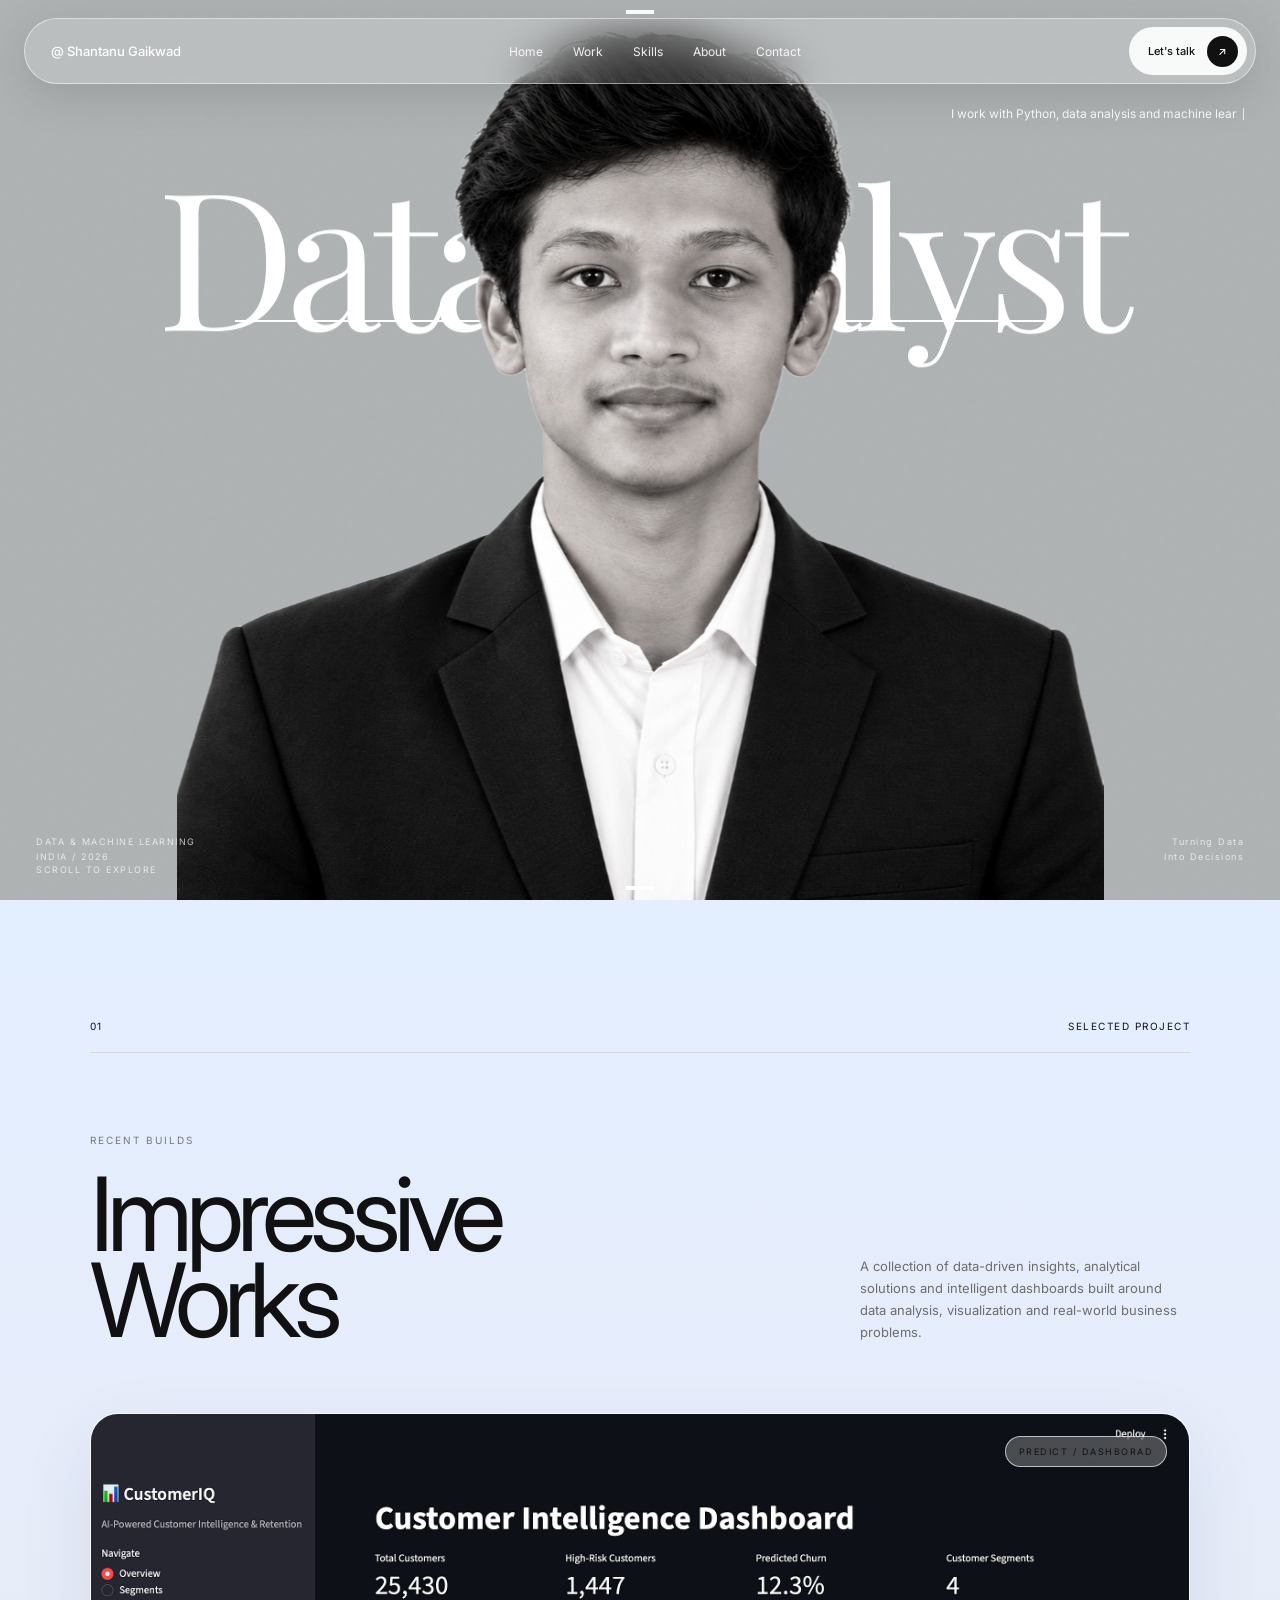
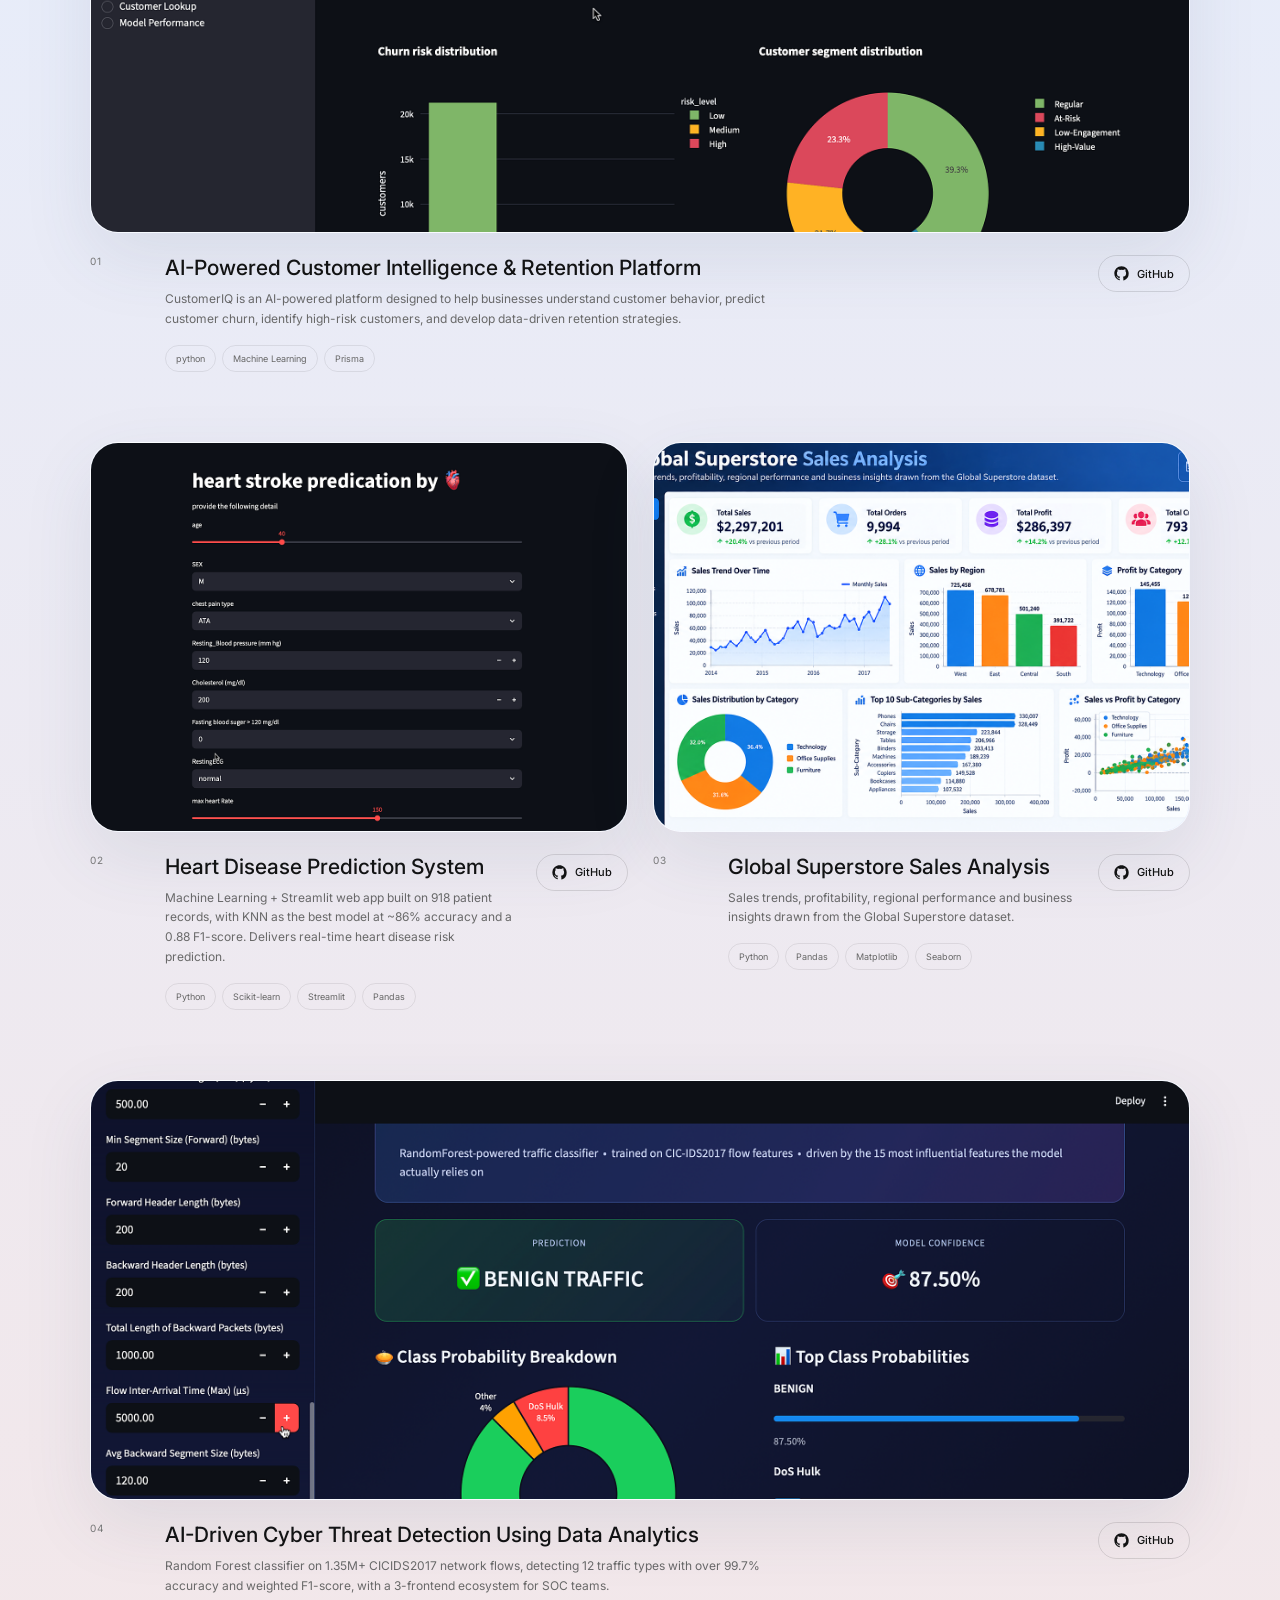
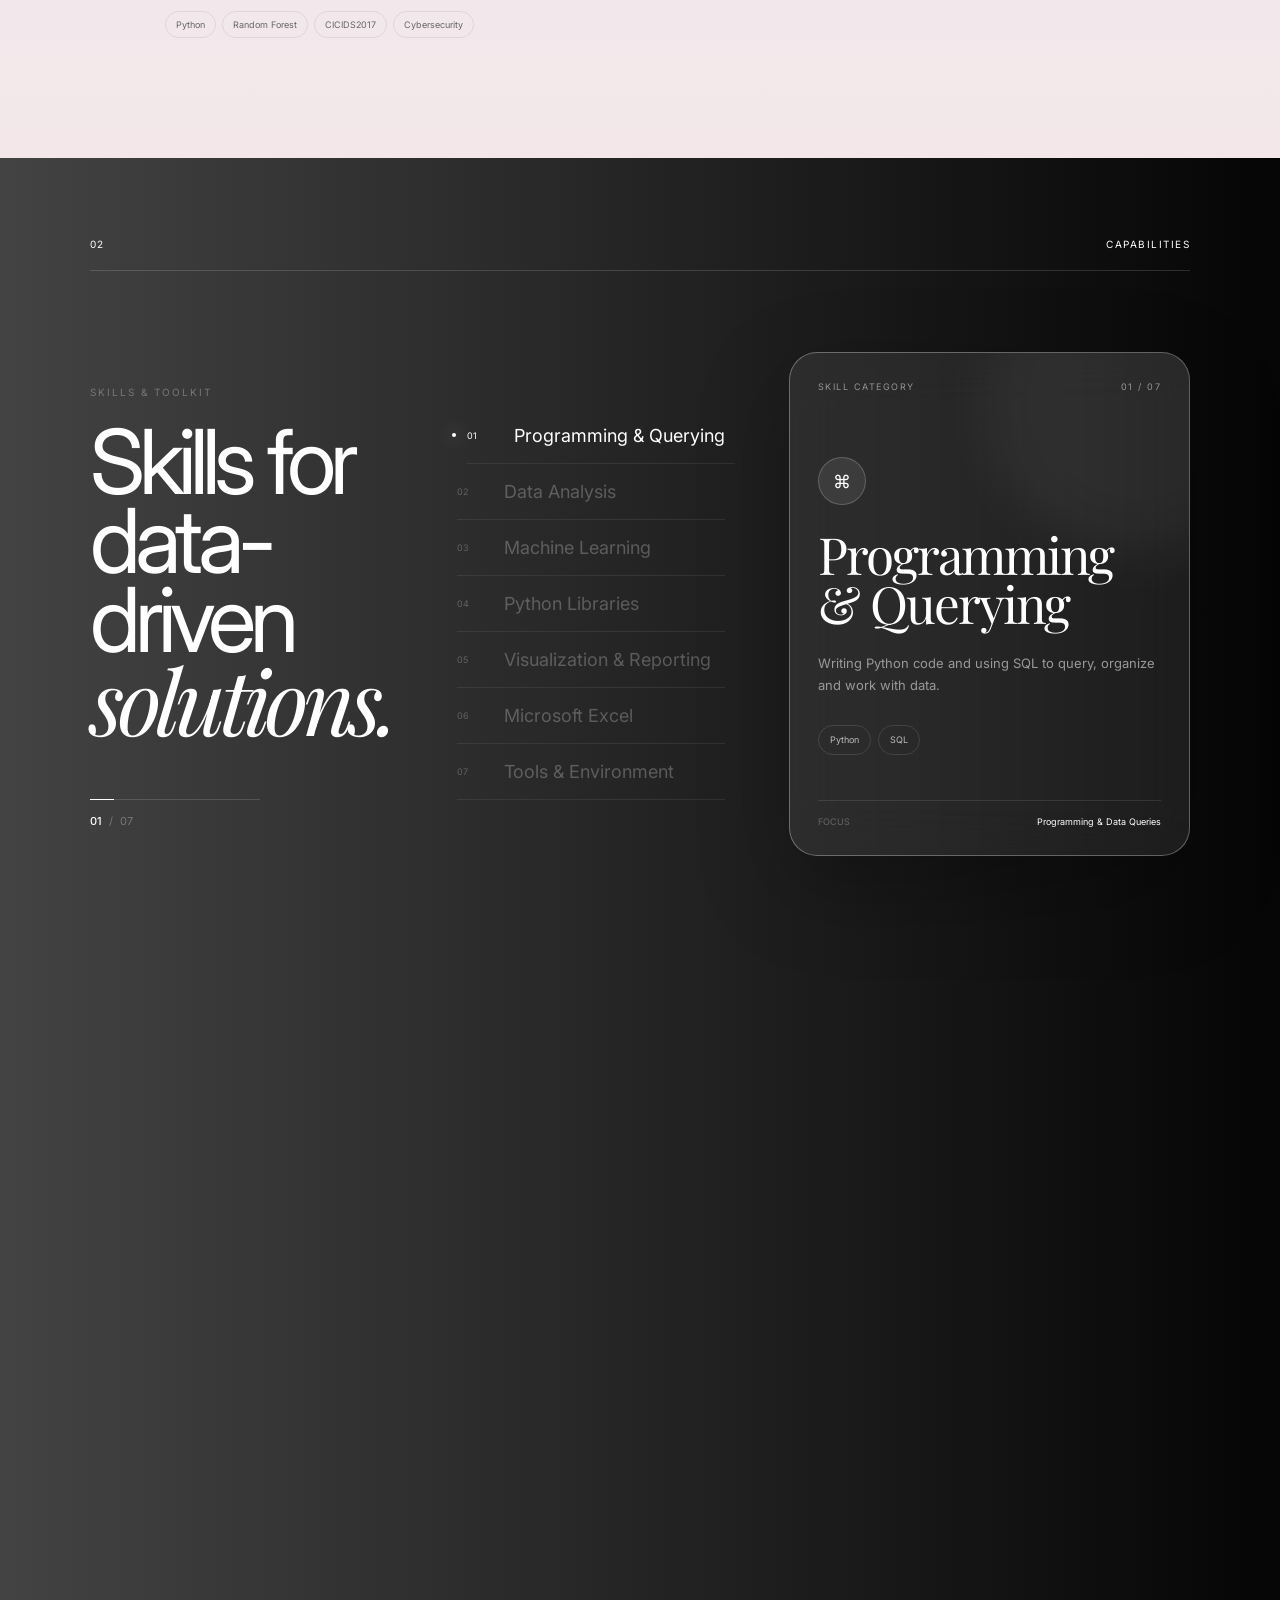
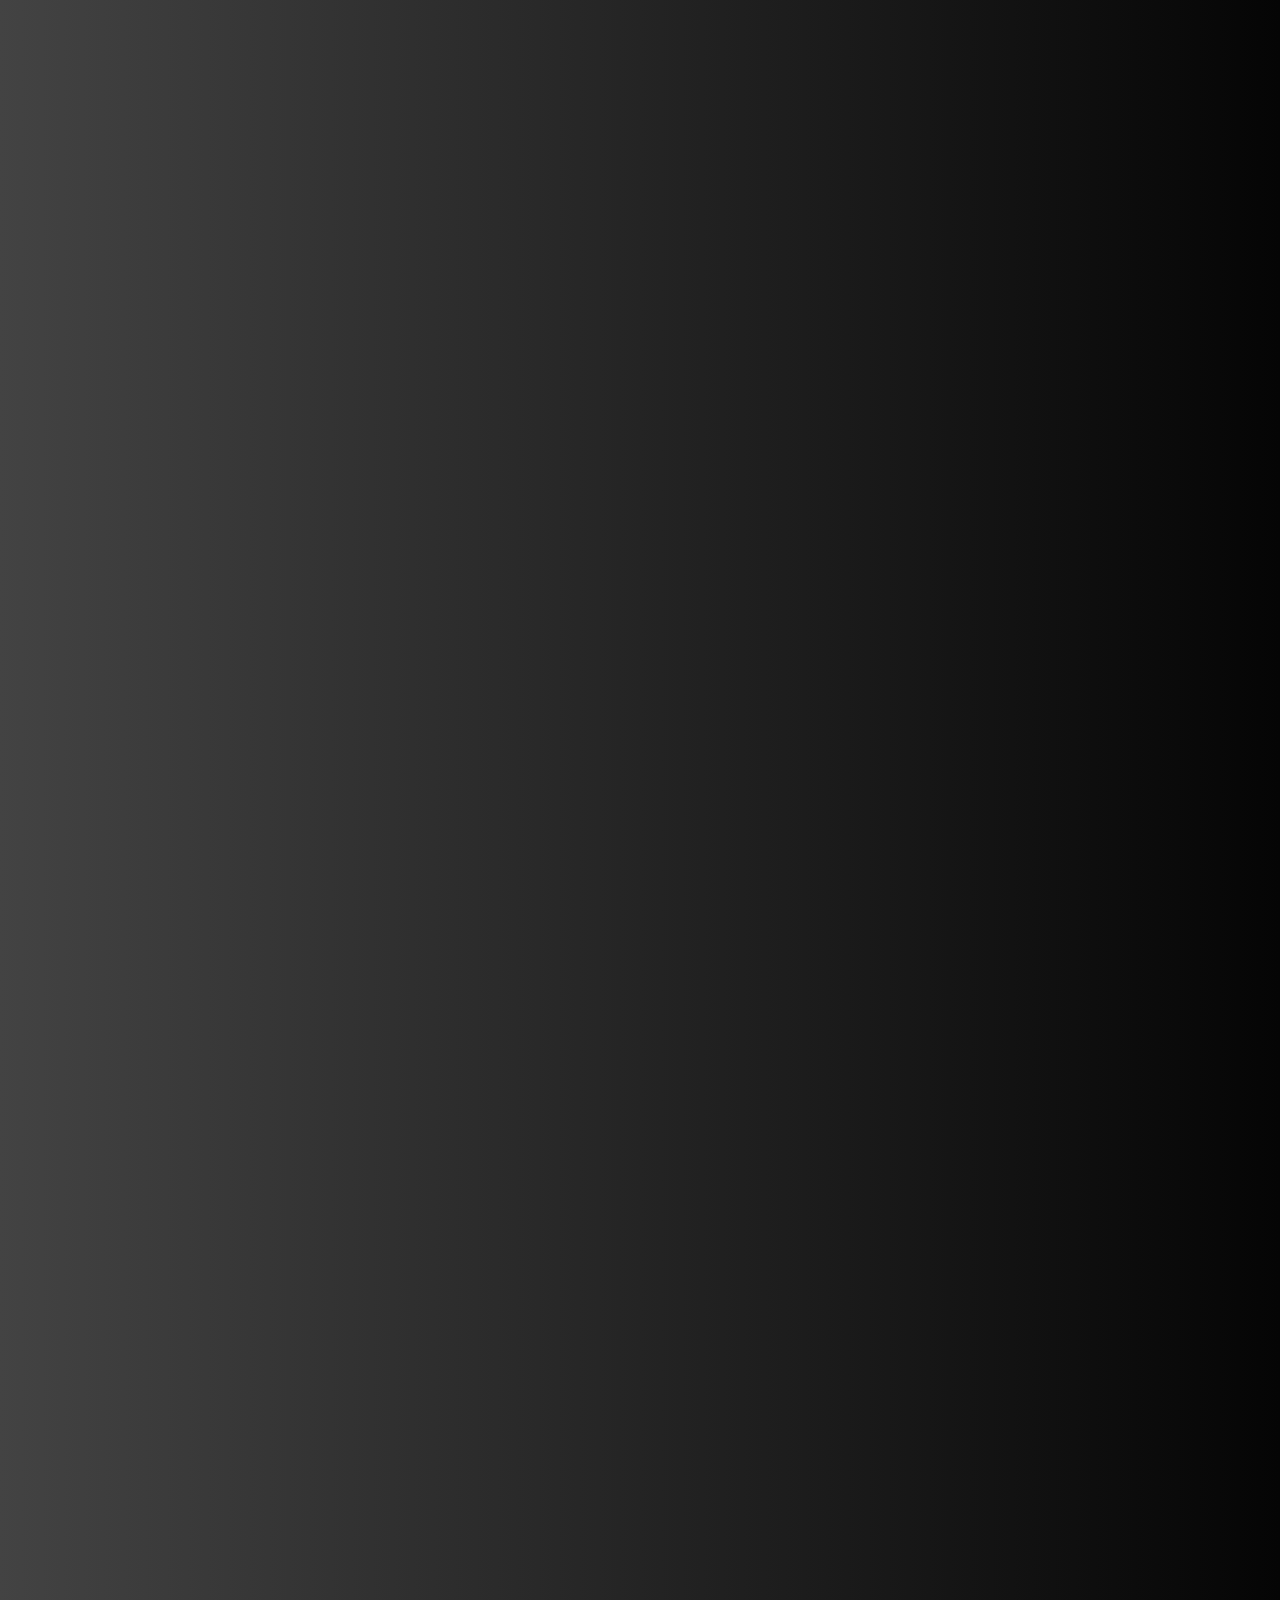
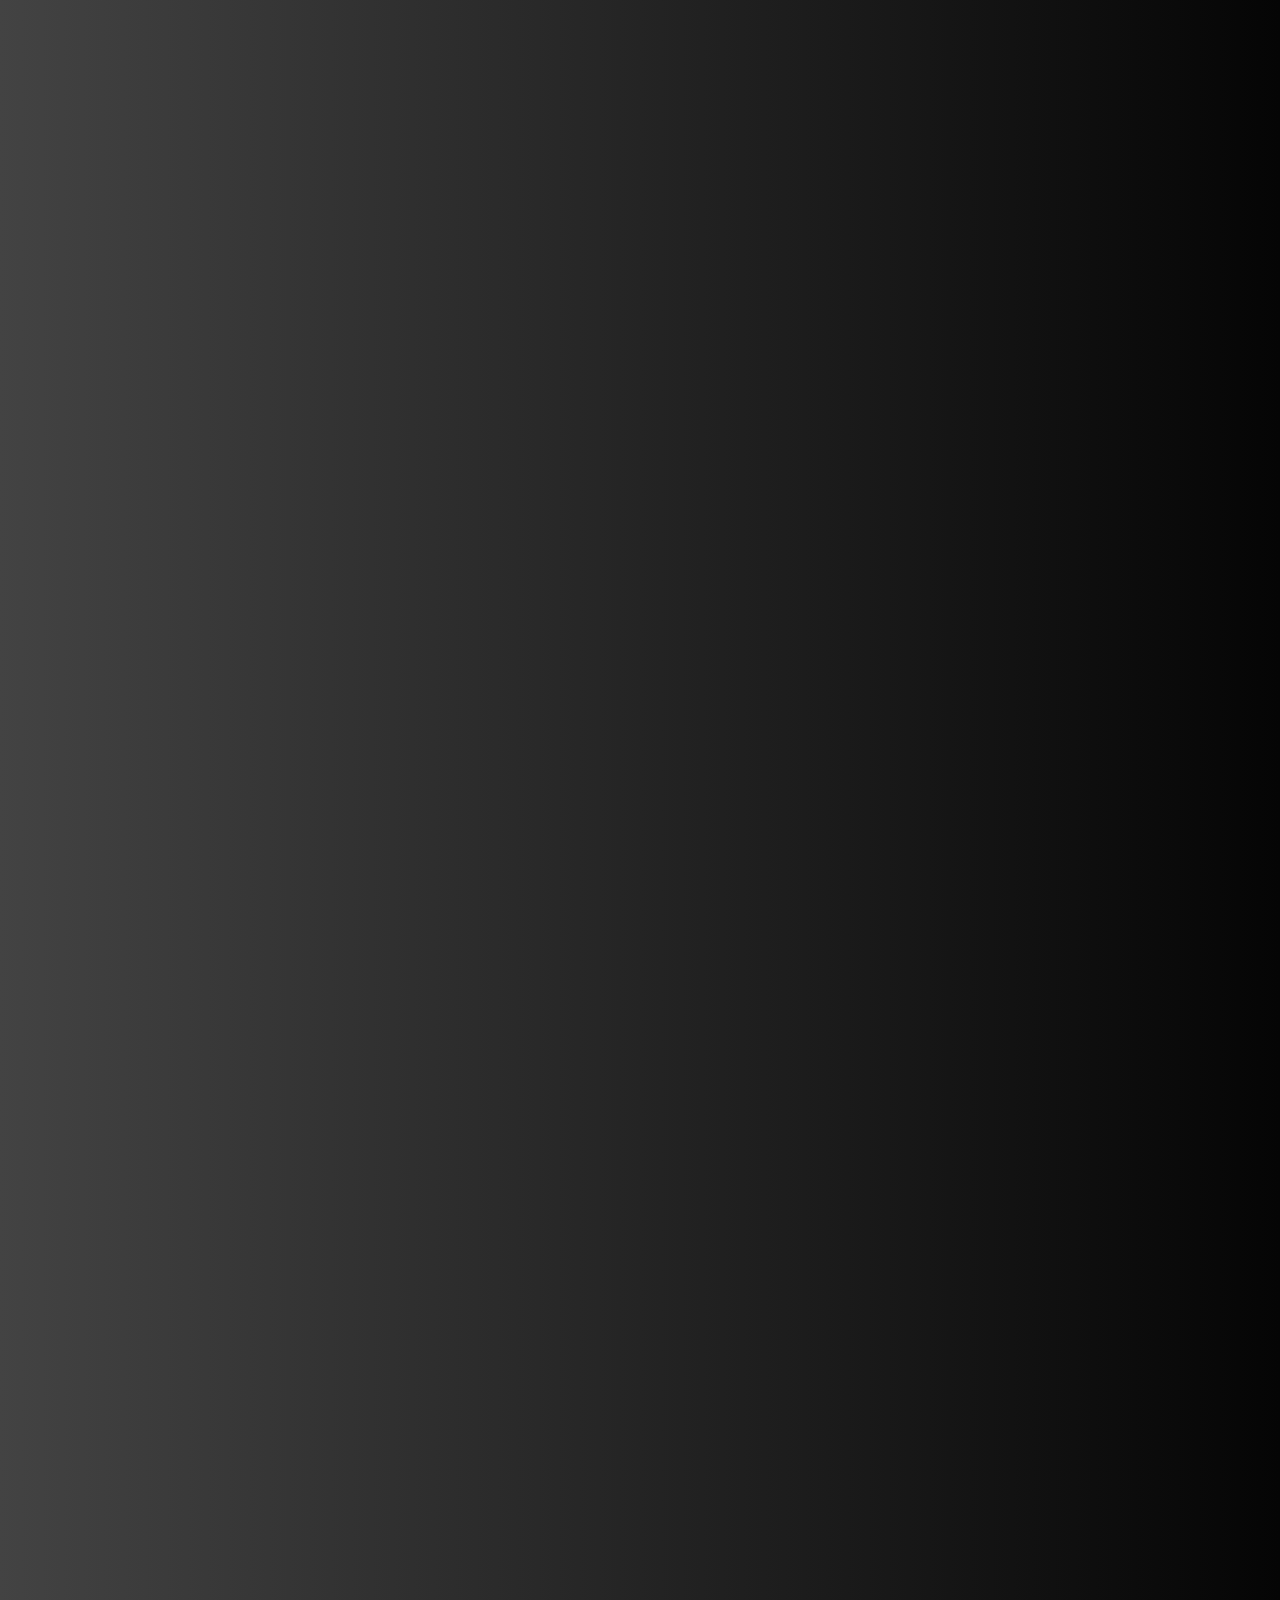
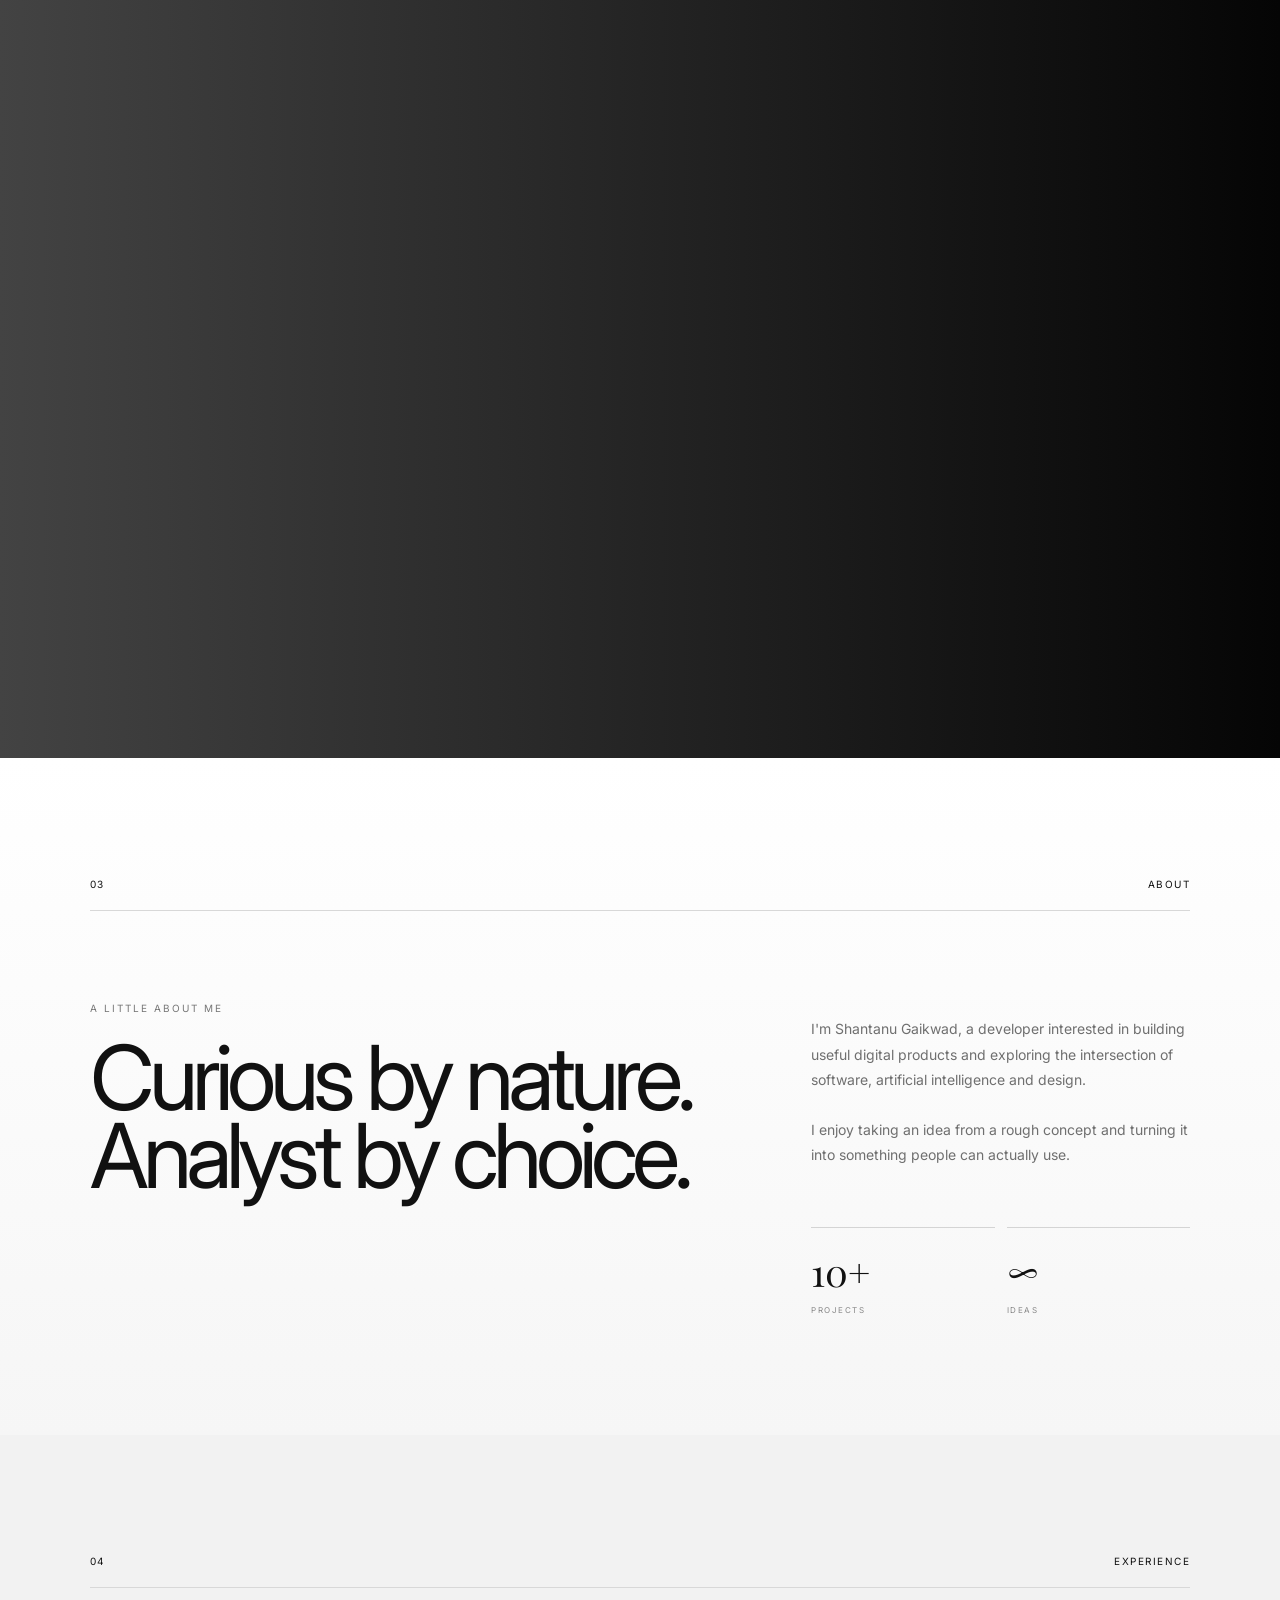
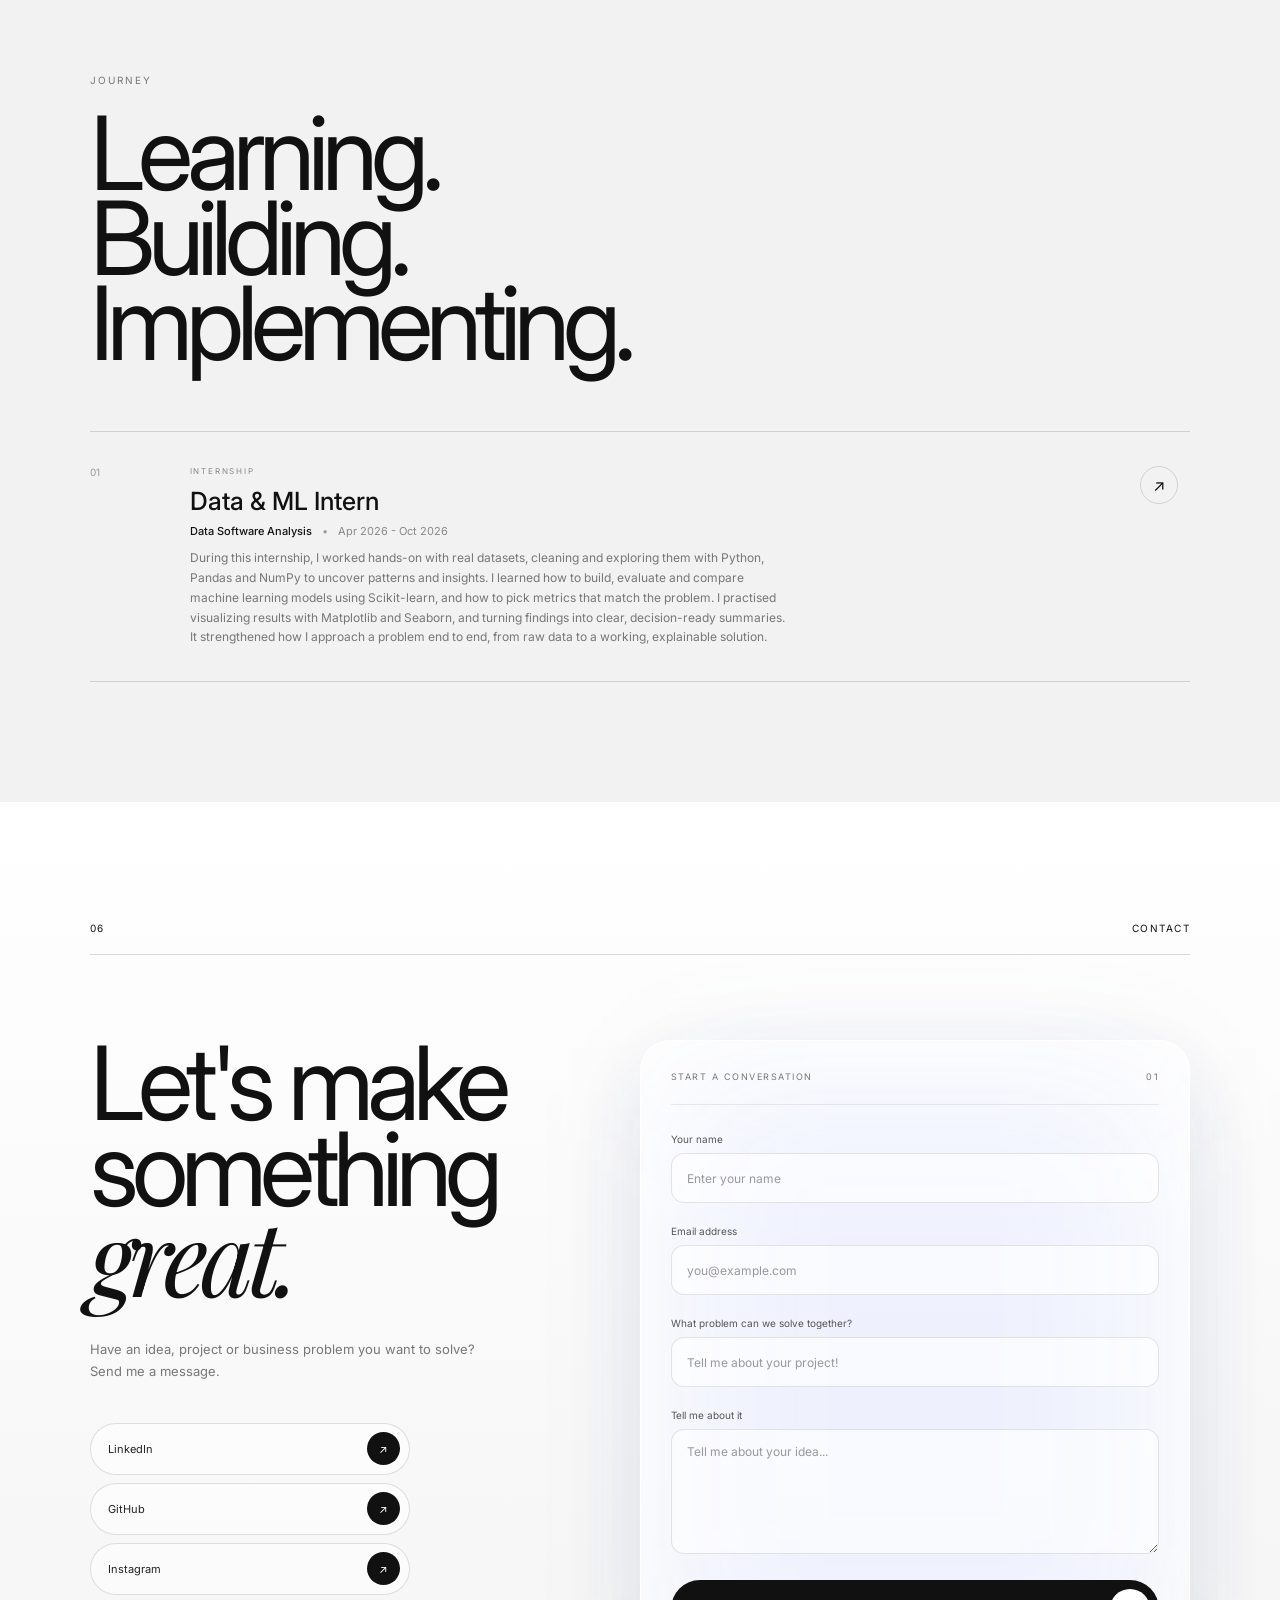
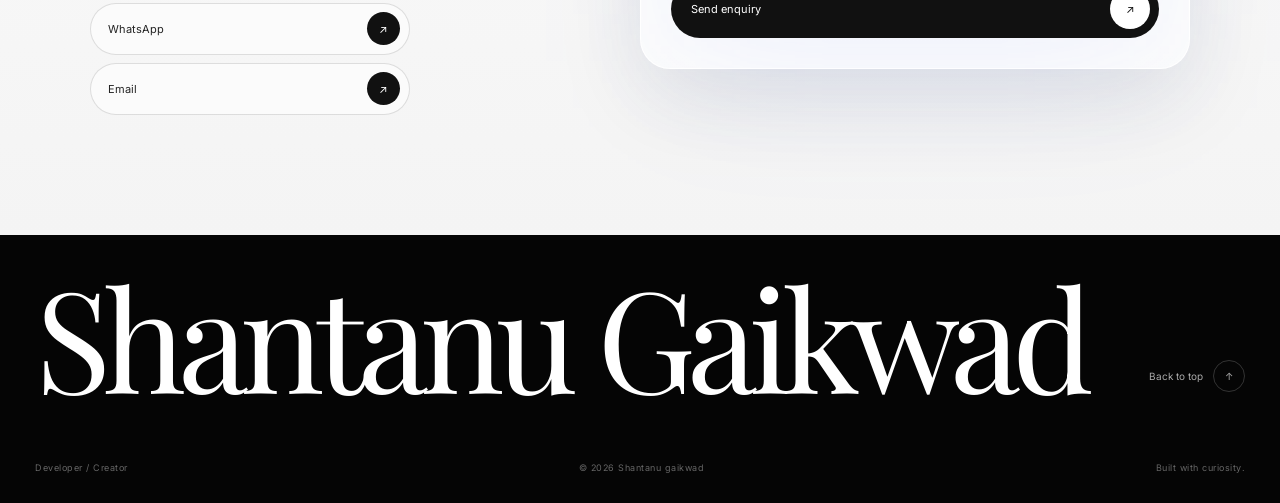
<file: index.html>
<!DOCTYPE html>
<html lang="en">

<head>
    <meta charset="UTF-8">

    <meta
        name="viewport"
        content="width=device-width, initial-scale=1.0"
    >

    <meta
        name="description"
        content="Shantanu Gaikwad — Machine Learning and Data Analytics portfolio, featuring Python, data analysis, machine learning projects and dashboards."
    >

    <title>Shantanu Gaikwad | Data & Machine Learning</title>

    <link rel="preconnect" href="https://fonts.googleapis.com">

    <link
        rel="preconnect"
        href="https://fonts.gstatic.com"
        crossorigin
    >

    <link
        href="https://fonts.googleapis.com/css2?family=Inter:wght@400;500;600&family=Playfair+Display:wght@400;500&display=swap"
        rel="stylesheet"
    >

    <link
        rel="stylesheet"
        href="style.css"
    >
</head>

<body>

    <div
        class="page-loader"
        id="pageLoader"
    >

        <div class="loader-inner">

            <span class="loader-name">
                SHANTANU GAIKWAD
            </span>

            <span class="loader-role">
                Data Analyst
            </span>

            <div class="loader-line">
                <span></span>
            </div>

        </div>

    </div>


    <nav
        class="hero-nav"
        id="mainNav"
    >

        <a
            href="#home"
            class="nav-brand"
        >
            @ Shantanu Gaikwad
        </a>


        <div class="nav-links">

            <a href="#home">
                Home
            </a>

            <a href="#projects">
                Work
            </a>

            <a href="#skills">
                Skills
            </a>

            <a href="#about">
                About
            </a>

            <a href="#contact">
                Contact
            </a>

        </div>


        <a
            href="#contact"
            class="nav-cta"
        >
            Let's talk
            <span>↗</span>
        </a>


        <button
            class="mobile-menu-button"
            id="mobileMenuButton"
            type="button"
            aria-label="Open navigation"
            aria-expanded="false"
        >

            <span></span>
            <span></span>

        </button>

    </nav>


    <main>

        <section
            id="home"
            class="hero"
        >

            <div class="hero-noise"></div>


            <div class="hero-intro">

                <span
                    id="hero-type"
                ></span>

            </div>


            <div class="hero-meta hero-meta-left">

                <span>
                    DATA & MACHINE LEARNING
                </span>

                <span>
                    INDIA / 2026
                </span>

            </div>


            <div class="hero-meta hero-meta-right">

                <span>
                    Turning Data
                </span>

                <span>
                    Into Decisions
                </span>

            </div>


            <div class="hero-visual">

                <div class="hero-title">
                    Data Analyst
                </div>

                <div class="hero-title-line"></div>

                <img
                    src="assets/images/shantanu.png"
                    alt="Shantanu Gaikwad"
                    class="hero-image"
                >

                <div class="hero-image-shadow"></div>

            </div>


            <div class="hero-bottom">

                <div class="hero-scroll">

                    <span>
                        SCROLL TO EXPLORE
                    </span>

                  

                </div>


                <div class="hero-availability">


                </div>

            </div>


            <span class="hero-marker hero-marker-top"></span>
            <span class="hero-marker hero-marker-bottom"></span>

        </section>


        <section
            id="projects"
            class="projects"
        >

            <div class="section-top reveal-on-scroll">

                <span class="section-number">
                    01
                </span>

                <span class="section-label">
                    Selected project
                </span>

            </div>


            <div class="projects-heading">

                <div>

                    <span class="eyebrow reveal-on-scroll">
                        RECENT BUILDS
                    </span>

                    <h2 class="reveal-on-scroll">

                        Impressive
                        <br>
                        Works

                    </h2>

                </div>


                <p class="reveal-on-scroll">

                    A collection of data-driven insights, analytical solutions and intelligent dashboards built around data analysis, visualization and real-world business problems.

                </p>

            </div>


            <div class="project-grid">


                <article class="project-card project-card-large reveal-card">

                    <div class="project-visual visual-shot">

                        <div class="shot-placeholder"><span>Project screenshot</span></div>
                        <img src="assets/images/project-1.png" alt="AI-Powered Customer Intelligence & Retention Platform screenshot" class="project-shot" loading="lazy" onerror="this.remove()">
                        <div class="project-floating-tag">PREDICT / DASHBORAD</div>
                    </div>

                    <div class="project-info">

                        <div class="project-number">01</div>

                        <div>
                            <h3>AI-Powered Customer Intelligence & Retention Platform</h3>
                            <p>CustomerIQ is an AI-powered platform designed to help businesses understand customer behavior, predict customer churn, identify high-risk customers, and develop data-driven retention strategies.</p>
                            <div class="project-tags"><span>python</span><span>Machine Learning</span><span>Prisma</span></div>
                        </div>

                        <a href="https://github.com/Shantanu-46/-CustomerIQ-AI-Powered-Customer-Intelligence-Retention-Platform_2.git" target="_blank" rel="noopener noreferrer" class="project-github" aria-label="AI-Powered Customer Intelligence & Retention Platform on GitHub">
                            <svg viewBox="0 0 24 24" width="15" height="15" fill="currentColor" aria-hidden="true"><path d="M12 .5C5.65.5.5 5.65.5 12c0 5.08 3.29 9.39 7.86 10.91.58.1.79-.25.79-.56v-2c-3.2.7-3.87-1.37-3.87-1.37-.52-1.33-1.28-1.69-1.28-1.69-1.04-.71.08-.7.08-.7 1.15.08 1.76 1.19 1.76 1.19 1.03 1.76 2.69 1.25 3.35.96.1-.74.4-1.25.73-1.54-2.55-.29-5.24-1.28-5.24-5.69 0-1.26.45-2.28 1.19-3.09-.12-.29-.52-1.46.11-3.05 0 0 .97-.31 3.17 1.18a11 11 0 0 1 5.77 0c2.2-1.49 3.17-1.18 3.17-1.18.63 1.59.23 2.76.11 3.05.74.81 1.19 1.83 1.19 3.09 0 4.42-2.69 5.39-5.25 5.68.41.36.78 1.06.78 2.14v3.17c0 .31.21.67.8.56A11.5 11.5 0 0 0 23.5 12C23.5 5.65 18.35.5 12 .5z"/></svg>
                            <span>GitHub</span>
                        </a>

                    </div>

                </article>


                <article class="project-card reveal-card">

                    <div class="project-visual visual-shot">

                        <div class="shot-placeholder"><span>Heart Disease Prediction</span></div>
                        <img src="assets/images/project-2.png" alt="Heart Disease Prediction System screenshot" class="project-shot" loading="lazy" onerror="this.remove()">
                        
                    </div>

                    <div class="project-info">

                        <div class="project-number">02</div>

                        <div>
                            <h3>Heart Disease Prediction System</h3>
                            <p>Machine Learning + Streamlit web app built on 918 patient records, with KNN as the best model at ~86% accuracy and a 0.88 F1-score. Delivers real-time heart disease risk prediction.</p>
                            <div class="project-tags"><span>Python</span><span>Scikit-learn</span><span>Streamlit</span><span>Pandas</span></div>
                        </div>

                        <a href="https://github.com/Shantanu-46/Heart-Disease-Analysis.git" target="_blank" rel="noopener noreferrer" class="project-github" aria-label="Heart Disease Prediction System on GitHub">
                            <svg viewBox="0 0 24 24" width="15" height="15" fill="currentColor" aria-hidden="true"><path d="M12 .5C5.65.5.5 5.65.5 12c0 5.08 3.29 9.39 7.86 10.91.58.1.79-.25.79-.56v-2c-3.2.7-3.87-1.37-3.87-1.37-.52-1.33-1.28-1.69-1.28-1.69-1.04-.71.08-.7.08-.7 1.15.08 1.76 1.19 1.76 1.19 1.03 1.76 2.69 1.25 3.35.96.1-.74.4-1.25.73-1.54-2.55-.29-5.24-1.28-5.24-5.69 0-1.26.45-2.28 1.19-3.09-.12-.29-.52-1.46.11-3.05 0 0 .97-.31 3.17 1.18a11 11 0 0 1 5.77 0c2.2-1.49 3.17-1.18 3.17-1.18.63 1.59.23 2.76.11 3.05.74.81 1.19 1.83 1.19 3.09 0 4.42-2.69 5.39-5.25 5.68.41.36.78 1.06.78 2.14v3.17c0 .31.21.67.8.56A11.5 11.5 0 0 0 23.5 12C23.5 5.65 18.35.5 12 .5z"/></svg>
                            <span>GitHub</span>
                        </a>

                    </div>

                </article>


                <article class="project-card reveal-card">

                    <div class="project-visual visual-shot">

                        <div class="shot-placeholder"><span>Global Superstore</span></div>
                        <img src="assets/images/project-3.png" alt="Global Superstore Sales Analysis screenshot" class="project-shot" loading="lazy" onerror="this.remove()">
                        
                    </div>

                    <div class="project-info">

                        <div class="project-number">03</div>

                        <div>
                            <h3>Global Superstore Sales Analysis</h3>
                            <p>Sales trends, profitability, regional performance and business insights drawn from the Global Superstore dataset.</p>
                            <div class="project-tags"><span>Python</span><span>Pandas</span><span>Matplotlib</span><span>Seaborn</span></div>
                        </div>

                        <a href="https://github.com/Shantanu-46/Global-Superstore-Sales-Analysis.git" target="_blank" rel="noopener noreferrer" class="project-github" aria-label="Global Superstore Sales Analysis on GitHub">
                            <svg viewBox="0 0 24 24" width="15" height="15" fill="currentColor" aria-hidden="true"><path d="M12 .5C5.65.5.5 5.65.5 12c0 5.08 3.29 9.39 7.86 10.91.58.1.79-.25.79-.56v-2c-3.2.7-3.87-1.37-3.87-1.37-.52-1.33-1.28-1.69-1.28-1.69-1.04-.71.08-.7.08-.7 1.15.08 1.76 1.19 1.76 1.19 1.03 1.76 2.69 1.25 3.35.96.1-.74.4-1.25.73-1.54-2.55-.29-5.24-1.28-5.24-5.69 0-1.26.45-2.28 1.19-3.09-.12-.29-.52-1.46.11-3.05 0 0 .97-.31 3.17 1.18a11 11 0 0 1 5.77 0c2.2-1.49 3.17-1.18 3.17-1.18.63 1.59.23 2.76.11 3.05.74.81 1.19 1.83 1.19 3.09 0 4.42-2.69 5.39-5.25 5.68.41.36.78 1.06.78 2.14v3.17c0 .31.21.67.8.56A11.5 11.5 0 0 0 23.5 12C23.5 5.65 18.35.5 12 .5z"/></svg>
                            <span>GitHub</span>
                        </a>

                    </div>

                </article>


                <article class="project-card project-card-large reveal-card">

                    <div class="project-visual visual-shot">

                        <div class="shot-placeholder"><span>Cyber Threat Detection</span></div>
                        <img src="assets/images/project-4.png" alt="AI-Driven Cyber Threat Detection Using Data Analytics screenshot" class="project-shot" loading="lazy" onerror="this.remove()">
                        
                    </div>

                    <div class="project-info">

                        <div class="project-number">04</div>

                        <div>
                            <h3>AI-Driven Cyber Threat Detection Using Data Analytics</h3>
                            <p>Random Forest classifier on 1.35M+ CICIDS2017 network flows, detecting 12 traffic types with over 99.7% accuracy and weighted F1-score, with a 3-frontend ecosystem for SOC teams.</p>
                            <div class="project-tags"><span>Python</span><span>Random Forest</span><span>CICIDS2017</span><span>Cybersecurity</span></div>
                        </div>

                        <a href="https://github.com/Shantanu-46/AI-Driven-Cyber-Threat-Detection-System.git" target="_blank" rel="noopener noreferrer" class="project-github" aria-label="AI-Driven Cyber Threat Detection Using Data Analytics on GitHub">
                            <svg viewBox="0 0 24 24" width="15" height="15" fill="currentColor" aria-hidden="true"><path d="M12 .5C5.65.5.5 5.65.5 12c0 5.08 3.29 9.39 7.86 10.91.58.1.79-.25.79-.56v-2c-3.2.7-3.87-1.37-3.87-1.37-.52-1.33-1.28-1.69-1.28-1.69-1.04-.71.08-.7.08-.7 1.15.08 1.76 1.19 1.76 1.19 1.03 1.76 2.69 1.25 3.35.96.1-.74.4-1.25.73-1.54-2.55-.29-5.24-1.28-5.24-5.69 0-1.26.45-2.28 1.19-3.09-.12-.29-.52-1.46.11-3.05 0 0 .97-.31 3.17 1.18a11 11 0 0 1 5.77 0c2.2-1.49 3.17-1.18 3.17-1.18.63 1.59.23 2.76.11 3.05.74.81 1.19 1.83 1.19 3.09 0 4.42-2.69 5.39-5.25 5.68.41.36.78 1.06.78 2.14v3.17c0 .31.21.67.8.56A11.5 11.5 0 0 0 23.5 12C23.5 5.65 18.35.5 12 .5z"/></svg>
                            <span>GitHub</span>
                        </a>

                    </div>

                </article>

            </div>

        </section>


        <section
            id="skills"
            class="skills"
        >

            <div class="skills-track">

                <div class="skills-sticky">

                    <div class="section-top section-top-dark">

                        <span class="section-number">
                            02
                        </span>

                        <span class="section-label">
                            Capabilities
                        </span>

                    </div>


                    <div class="skills-layout">


                        <div class="skills-intro">

                            <span class="eyebrow">
                                SKILLS & TOOLKIT
                            </span>


                            <h2>

                                Skills for
                                <br>
                                data-driven
                                <br>
                                <em>solutions.</em>

                            </h2>


                            <div class="skill-progress">

                                <div
                                    class="skill-progress-bar"
                                    id="skillProgressBar"
                                ></div>

                            </div>


                            <div class="skill-counter">

                                <strong id="skillCurrent">
                                    01
                                </strong>

                                <span>
                                    /
                                </span>

                                <span>
                                    07
                                </span>

                            </div>

                        </div>


                        <div class="skills-list" aria-label="Skill categories">
                            <button class="skill-item active" type="button" data-skill="0" aria-pressed="true"><span>01</span><strong>Programming & Querying</strong></button>
                            <button class="skill-item" type="button" data-skill="1" aria-pressed="false"><span>02</span><strong>Data Analysis</strong></button>
                            <button class="skill-item" type="button" data-skill="2" aria-pressed="false"><span>03</span><strong>Machine Learning</strong></button>
                            <button class="skill-item" type="button" data-skill="3" aria-pressed="false"><span>04</span><strong>Python Libraries</strong></button>
                            <button class="skill-item" type="button" data-skill="4" aria-pressed="false"><span>05</span><strong>Visualization & Reporting</strong></button>
                            <button class="skill-item" type="button" data-skill="5" aria-pressed="false"><span>06</span><strong>Microsoft Excel</strong></button>
                            <button class="skill-item" type="button" data-skill="6" aria-pressed="false"><span>07</span><strong>Tools & Environment</strong></button>
                        </div>

                        <div class="skill-detail-wrap">

                            <div class="skill-detail-card">

                                <div class="detail-top">

                                    <span>
                                        SKILL CATEGORY
                                    </span>

                                    <span id="skillDetailNumber">
                                        01 / 07
                                    </span>

                                </div>


                                <div
                                    class="skill-detail-content"
                                    id="skillDetailContent"
                                >

                                    <span class="detail-icon">
                                        ✦
                                    </span>

                                    <h3>
                                        Programming & Querying
                                    </h3>

                                    <p>

                                        Writing Python code and using SQL to query, organize and work with data.

                                    </p>


                                    <div class="detail-stack">
                                        <span>Python</span>
                                        <span>SQL</span>
                                    </div>


                                    <div class="detail-footer">

                                        <span>
                                            FOCUS
                                        </span>

                                        <strong>
                                            Programming & Querying
                                        </strong>

                                    </div>

                                </div>

                            </div>

                        </div>

                    </div>

                </div>

            </div>

        </section>


        <section
            id="about"
            class="about"
        >

            <div class="section-top reveal-on-scroll">

                <span class="section-number">
                    03
                </span>

                <span class="section-label">
                    About
                </span>

            </div>


            <div class="about-content">

                <div class="about-heading">

                    <span class="eyebrow reveal-on-scroll">
                        A LITTLE ABOUT ME
                    </span>

                    <h2 class="reveal-on-scroll">

                        Curious by nature.
                        <br>
                        Analyst by choice.

                    </h2>

                </div>


                <div class="about-copy">

                    <p class="reveal-on-scroll">

                        I'm Shantanu Gaikwad, a developer interested
                        in building useful digital products and
                        exploring the intersection of software,
                        artificial intelligence and design.

                    </p>


                    <p class="reveal-on-scroll">

                        I enjoy taking an idea from a rough
                        concept and turning it into something
                        people can actually use.

                    </p>


                    <div class="about-stats reveal-on-scroll">

                        <div>

                            <strong>
                                10+
                            </strong>

                            <span>
                                PROJECTS
                            </span>

                        </div>


                        <div>

                            <strong>
                                ∞
                            </strong>

                            <span>
                                IDEAS
                            </span>

                        </div>

                    </div>

                </div>

            </div>

        </section>


        <section
            class="experience"
        >

            <div class="section-top reveal-on-scroll">

                <span class="section-number">
                    04
                </span>

                <span class="section-label">
                    Experience
                </span>

            </div>


            <div class="experience-heading">

                <span class="eyebrow reveal-on-scroll">
                    JOURNEY
                </span>

                <h2 class="reveal-on-scroll">

                    Learning.
                    <br>
                    Building.
                    <br>
                    Implementing.

                </h2>

            </div>


            <div class="experience-list">

    <article class="experience-item reveal-card">

        <span class="experience-number">01</span>

        <div>
            <span class="experience-type">INTERNSHIP</span>

            <h3>Data &amp; ML Intern</h3>

            <div class="experience-meta">
                <span class="experience-company">Data Software Analysis</span>
                <span class="experience-divider">•</span>
                <span class="experience-duration"> Apr 2026 - Oct 2026</span>
            </div>

            <p>
                During this internship, I worked hands-on with real datasets, cleaning and
                exploring them with Python, Pandas and NumPy to uncover patterns and insights.
                I learned how to build, evaluate and compare machine learning models using
                Scikit-learn, and how to pick metrics that match the problem. I practised
                visualizing results with Matplotlib and Seaborn, and turning findings into
                clear, decision-ready summaries. It strengthened how I approach a problem end
                to end, from raw data to a working, explainable solution.
            </p>
        </div>

        <span class="experience-arrow">↗</span>

    </article>

</div>
        </section>


        <section
            id="contact"
            class="contact"
        >

            <div class="section-top reveal-on-scroll">

                <span class="section-number">
                    06
                </span>

                <span class="section-label">
                    Contact
                </span>

            </div>


            <div class="contact-layout">


                <div class="contact-heading">

<h2 class="reveal-on-scroll">

                        Let's make
                        <br>
                        something
                        <br>
                        <em>great.</em>

                    </h2>


                    <p class="reveal-on-scroll">

                        Have an idea, project or business
                        problem you want to solve?
                        Send me a message.

                    </p>


                    <div class="social-links reveal-on-scroll">


                        <a
                            href="https://www.linkedin.com/in/shantanu-gaikwad072"
                            target="_blank"
                            rel="noopener noreferrer"
                            class="social-button"
                        >

                            <span>
                                LinkedIn
                            </span>

                            <span>
                                ↗
                            </span>

                        </a>


                        <a
                            href="https://github.com/Shantanu-46"
                            target="_blank"
                            rel="noopener noreferrer"
                            class="social-button"
                        >

                            <span>
                                GitHub
                            </span>

                            <span>
                                ↗
                            </span>

                        </a>


                        <a
                            href="https://www.instagram.com/shantanu__.04/"
                            target="_blank"
                            rel="noopener noreferrer"
                            class="social-button"
                        >

                            <span>
                                Instagram
                            </span>

                            <span>
                                ↗
                            </span>

                        </a>


                        <a
                            href="https://wa.me/917875110128"
                            target="_blank"
                            rel="noopener noreferrer"
                            class="social-button"
                        >

                            <span>
                                WhatsApp
                            </span>

                            <span>
                                ↗
                            </span>

                        </a>


                        <a
                            href="mailto:shantanugaikwad072@gmail.com"
                            class="social-button"
                        >

                            <span>
                                Email
                            </span>

                            <span>
                                ↗
                            </span>

                        </a>

                    </div>

                </div>


                <div class="contact-form-wrap reveal-on-scroll">

                    <div class="contact-form-glow"></div>


                    <form
                        action="https://formsubmit.co/shantanugaikwad072@gmail.com"
                        method="POST"
                        class="contact-form"
                    >

                        <input
                            type="hidden"
                            name="_subject"
                            value="New Portfolio Enquiry | Shantanu Gaikwad"
                        >

                        <input
                            type="hidden"
                            name="_template"
                            value="table"
                        >

                        <input
                            type="hidden"
                            name="_captcha"
                            value="false"
                        >

                        <input type="hidden" 
                        name="_next" 
                        value="https://shantanuportfolio04.netlify.app/thankyou.html"
                        >


                        <div class="form-header">

                            <span>
                                START A CONVERSATION
                            </span>

                            <span>
                                01
                            </span>

                        </div>


                        <label>

                            <span>
                                Your name
                            </span>

                            <input
                                type="text"
                                name="name"
                                placeholder="Enter your name"
                                required
                            >

                        </label>


                        <label>

                            <span>
                                Email address
                            </span>

                            <input
                                type="email"
                                name="email"
                                placeholder="you@example.com"
                                required
                            >

                        </label>


                        <label>

                            <span>
                                    What problem can we solve together?
                            </span>

                              <input
                                type="message"
                                name="message"
                                placeholder="Tell me about your project!"
                                required
                            >

                        </label>


                        <label>

                            <span>
                                Tell me about it
                            </span>

                            <textarea
                                name="message"
                                rows="5"
                                placeholder="Tell me about your idea..."
                                required
                            ></textarea>

                        </label>


                        <button
                            type="submit"
                            class="form-submit"
                        >

                            <span>
                                Send enquiry
                            </span>

                            <span>
                                ↗
                            </span>

                        </button>

                    </form>

                </div>

            </div>

        </section>

    </main>


    <footer>

        <div class="footer-top">

            <div class="footer-name">
                Shantanu Gaikwad
            </div>


            <a
                href="#home"
                class="back-top"
            >

                Back to top

                <span>
                    ↑
                </span>

            </a>

        </div>


        <div class="footer-bottom">

            <span>
                Developer / Creator
            </span>

            <span>
                © 2026 Shantanu gaikwad
            </span>

            <span>
                Built with curiosity.
            </span>

        </div>

    </footer>


    <script src="script.js"></script>

</body>

</html>
</file>
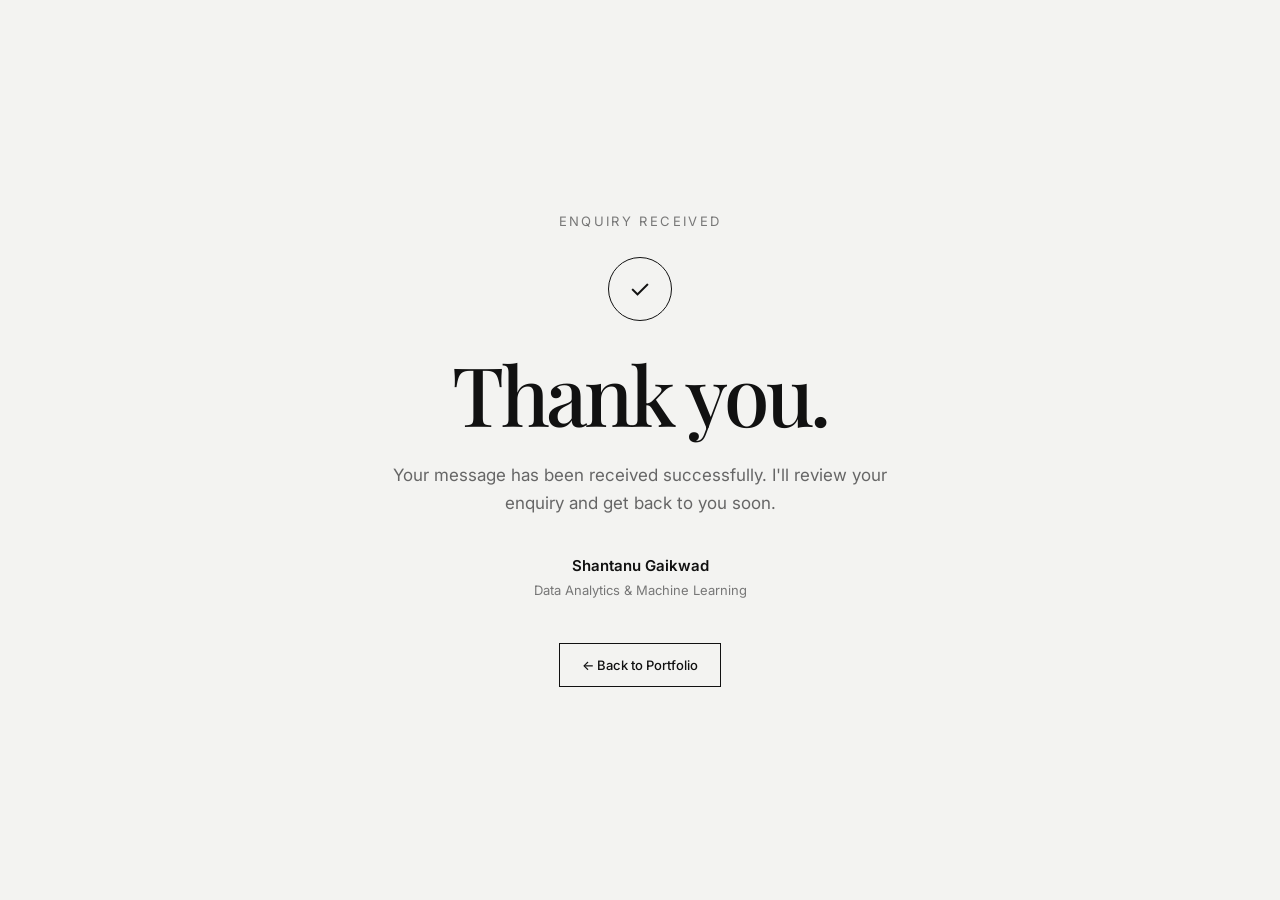
<file: thankyou.html>
<!DOCTYPE html>
<html lang="en">
<head>
    <meta charset="UTF-8">
    <meta name="viewport" content="width=device-width, initial-scale=1.0">

    <title>Thank You | Shantanu Gaikwad</title>

    <link rel="preconnect" href="https://fonts.googleapis.com">
    <link rel="preconnect" href="https://fonts.gstatic.com" crossorigin>

    <link href="https://fonts.googleapis.com/css2?family=Inter:wght@400;500;600;700&family=Playfair+Display:wght@500;600&display=swap" rel="stylesheet">

    <style>
        * {
            margin: 0;
            padding: 0;
            box-sizing: border-box;
        }

        body {
            min-height: 100vh;
            background: #f3f3f1;
            color: #111;
            font-family: "Inter", sans-serif;
            display: flex;
            align-items: center;
            justify-content: center;
            padding: 24px;
        }

        .thank-you {
            width: 100%;
            max-width: 760px;
            text-align: center;
        }

        .number {
            font-size: 13px;
            letter-spacing: 0.18em;
            text-transform: uppercase;
            color: #777;
            margin-bottom: 28px;
        }

        .check {
            width: 64px;
            height: 64px;
            border: 1px solid #111;
            border-radius: 50%;
            display: flex;
            align-items: center;
            justify-content: center;
            margin: 0 auto 34px;
            font-size: 25px;
        }

        h1 {
            font-family: "Playfair Display", serif;
            font-size: clamp(48px, 8vw, 82px);
            font-weight: 500;
            line-height: 0.95;
            letter-spacing: -0.04em;
            margin-bottom: 28px;
        }

        .message {
            max-width: 520px;
            margin: 0 auto;
            color: #666;
            font-size: 17px;
            line-height: 1.7;
        }

        .name {
            margin-top: 38px;
            font-size: 15px;
            font-weight: 600;
        }

        .role {
            margin-top: 7px;
            color: #777;
            font-size: 13px;
        }

        .back {
            display: inline-block;
            margin-top: 45px;
            padding: 13px 22px;
            border: 1px solid #111;
            color: #111;
            text-decoration: none;
            font-size: 13px;
            font-weight: 500;
            transition: 0.25s ease;
        }

        .back:hover {
            background: #111;
            color: #fff;
        }

        @media (max-width: 600px) {
            body {
                padding: 20px;
            }

            h1 {
                font-size: 54px;
            }

            .message {
                font-size: 15px;
            }
        }
    </style>
</head>

<body>

    <main class="thank-you">

        <div class="number">Enquiry received</div>

        <div class="check">✓</div>

        <h1>Thank you.</h1>

        <p class="message">
            Your message has been received successfully.
            I'll review your enquiry and get back to you soon.
        </p>

        <div class="name">
            Shantanu Gaikwad
        </div>

        <div class="role">
            Data Analytics & Machine Learning
        </div>

        <a href="index.html" class="back">
            ← Back to Portfolio
        </a>

    </main>

</body>
</html>
</file>
<file: style.css>
/* ==================================================
   RESET
================================================== */

* {
    margin: 0;
    padding: 0;
    box-sizing: border-box;
}


html {
    scroll-behavior: smooth;
}


body {
    font-family: "Inter", sans-serif;
    background: #ffffff;
    color: #111111;
    overflow-x: hidden;
}


body.menu-open {
    overflow: hidden;
}


img {
    display: block;
    max-width: 100%;
}


a {
    color: inherit;
}


button,
input,
textarea,
select {
    font: inherit;
}


::selection {
    background: #111111;
    color: #ffffff;
}



/* ==================================================
   PAGE LOADER
================================================== */

.page-loader {
    position: fixed;
    inset: 0;
    z-index: 20000;
    display: flex;
    align-items: center;
    justify-content: center;
    background: #050505;
    color: #ffffff;
    transition:
        opacity 0.8s ease,
        visibility 0.8s ease;
}


.page-loader.loaded {
    opacity: 0;
    visibility: hidden;
    pointer-events: none;
}


.loader-inner {
    width: min(420px, 80%);
}


.loader-name {
    display: block;
    font-size: 11px;
    letter-spacing: 5px;
    opacity: 0;
    animation:
        loaderText 0.8s ease 0.2s forwards;
}


.loader-role {
    display: block;
    margin-top: 8px;
    font-family: "Playfair Display", serif;
    font-size: 42px;
    font-weight: 400;
    opacity: 0;
    filter: blur(10px);
    animation:
        loaderRole 1s ease 0.45s forwards;
}


.loader-line {
    width: 100%;
    height: 1px;
    margin-top: 25px;
    overflow: hidden;
    background: rgba(255,255,255,0.15);
}


.loader-line span {
    display: block;
    width: 0;
    height: 100%;
    background: #ffffff;
    animation:
        loaderLine 1.2s cubic-bezier(0.16,1,0.3,1) 0.5s forwards;
}


@keyframes loaderText {

    to {
        opacity: 0.65;
    }

}


@keyframes loaderRole {

    to {
        opacity: 1;
        filter: blur(0);
    }

}


@keyframes loaderLine {

    to {
        width: 100%;
    }

}



/* ==================================================
   FLOATING NAVIGATION
================================================== */

.hero-nav {
    position: fixed;
    top: 18px;
    left: 50%;
    z-index: 10000;

    width: calc(100% - 48px);
    max-width: 1450px;
    height: 66px;

    padding: 0 8px 0 26px;

    display: flex;
    align-items: center;
    justify-content: space-between;

    transform: translateX(-50%) translateY(-15px);

    border: 1px solid rgba(255,255,255,0.5);
    border-radius: 999px;

    background: rgba(255,255,255,0.16);

    backdrop-filter: blur(22px);
    -webkit-backdrop-filter: blur(22px);

    box-shadow:
        0 12px 45px rgba(0,0,0,0.12);

    opacity: 0;

    animation:
        navEntrance 1s cubic-bezier(0.16,1,0.3,1) 1.4s forwards;

    transition:
        background 0.4s ease,
        border-color 0.4s ease,
        box-shadow 0.4s ease;
}


.hero-nav.scrolled {
    background: rgba(20,20,20,0.74);
    border-color: rgba(255,255,255,0.18);

    box-shadow:
        0 18px 55px rgba(0,0,0,0.24);
}


@keyframes navEntrance {

    to {
        opacity: 1;
        transform: translateX(-50%) translateY(0);
    }

}


.nav-brand {
    color: #ffffff;
    text-decoration: none;
    font-size: 13px;
    font-weight: 500;
    white-space: nowrap;
}


.nav-links {
    display: flex;
    align-items: center;
    gap: 30px;
}


.nav-links a {
    position: relative;
    color: #ffffff;
    text-decoration: none;
    font-size: 12px;
    white-space: nowrap;
    opacity: 0.9;
    transition:
        opacity 0.3s ease,
        transform 0.3s ease;
}


.nav-links a::after {
    content: "";
    position: absolute;
    left: 0;
    bottom: -6px;
    width: 0;
    height: 1px;
    background: currentColor;
    transition:
        width 0.35s cubic-bezier(0.16,1,0.3,1);
}


.nav-links a:hover {
    opacity: 1;
    transform: translateY(-1px);
}


.nav-links a:hover::after {
    width: 100%;
}


.nav-cta {
    height: 48px;
    padding: 0 9px 0 19px;

    display: flex;
    align-items: center;
    gap: 12px;

    color: #111111;
    background: rgba(255,255,255,0.9);

    text-decoration: none;
    font-size: 11px;
    font-weight: 500;

    border-radius: 999px;

    transition:
        transform 0.35s cubic-bezier(0.16,1,0.3,1),
        box-shadow 0.35s ease;
}


.nav-cta span {
    width: 31px;
    height: 31px;

    display: flex;
    align-items: center;
    justify-content: center;

    border-radius: 50%;
    background: #111111;
    color: #ffffff;

    transition:
        transform 0.35s ease;
}


.nav-cta:hover {
    transform: translateY(-2px);
    box-shadow:
        0 10px 30px rgba(0,0,0,0.18);
}


.nav-cta:hover span {
    transform: rotate(45deg);
}


.mobile-menu-button {
    display: none;

    width: 48px;
    height: 48px;

    align-items: center;
    justify-content: center;
    flex-direction: column;
    gap: 5px;

    border: 0;
    border-radius: 50%;

    background: rgba(255,255,255,0.92);

    cursor: pointer;
}


.mobile-menu-button span {
    width: 16px;
    height: 1.5px;
    background: #111111;

    transition:
        transform 0.3s ease;
}



/* ==================================================
   HERO
================================================== */

.hero {
    position: relative;

    width: 100%;
    height: 100svh;
    min-height: 680px;

    overflow: hidden;

    background: #aeb2b3;
    color: #ffffff;
}


.hero-noise {
    position: absolute;
    inset: 0;
    z-index: 1;

    pointer-events: none;

    opacity: 0.06;

    background-image:
        url("data:image/svg+xml,%3Csvg viewBox='0 0 180 180' xmlns='http://www.w3.org/2000/svg'%3E%3Cfilter id='n'%3E%3CfeTurbulence type='fractalNoise' baseFrequency='.9' numOctaves='3' stitchTiles='stitch'/%3E%3C/filter%3E%3Crect width='100%25' height='100%25' filter='url(%23n)' opacity='.45'/%3E%3C/svg%3E");

    mix-blend-mode: overlay;
}


.hero-intro {
    position: absolute;

    top: 105px;
    right: 36px;

    width: 350px;

    z-index: 20;

    color: #ffffff;

    font-size: 12px;
    line-height: 1.5;
    text-align: right;

    opacity: 0;

    filter: blur(14px);

    transform: translateY(14px);

    animation:
        heroIntroReveal 1.2s ease 1.8s forwards;
}


.hero-intro::after {
    content: "";

    display: inline-block;

    width: 1px;
    height: 12px;

    margin-left: 3px;

    vertical-align: -2px;

    background: rgba(255,255,255,0.8);

    animation:
        cursorBlink 0.8s infinite;
}


.hero-intro.typing-complete::after {
    opacity: 0;
    animation: none;
}


@keyframes heroIntroReveal {

    to {
        opacity: 0.95;
        filter: blur(0);
        transform: translateY(0);
    }

}


@keyframes cursorBlink {

    0%,
    45% {
        opacity: 1;
    }

    46%,
    100% {
        opacity: 0;
    }

}


.hero-meta {
    position: absolute;
    bottom: 38px;
    z-index: 20;

    display: flex;
    flex-direction: column;
    gap: 4px;

    font-size: 9px;
    letter-spacing: 1.5px;

    opacity: 0;

    animation:
        fadeUp 1s ease 2.3s forwards;
}


.hero-meta-left {
    left: 36px;
}


.hero-meta-right {
    right: 36px;
    text-align: right;
}


.hero-meta strong {
    font-weight: 500;
}


@keyframes fadeUp {

    to {
        opacity: 0.72;
    }

}


.hero-visual {
    position: absolute;
    inset: 0;

    display: flex;
    align-items: flex-end;
    justify-content: center;
}


.hero-title {
    position: absolute;

    top: 28%;
    left: 50%;

    z-index: 2;

    transform:
        translate(-50%, -50%)
        translateY(35px);

    color: #ffffff;

    font-family: "Playfair Display", serif;

    font-size:
        clamp(100px, 15vw, 215px);

    font-weight: 400;

    line-height: 0.8;

    letter-spacing: -9px;

    white-space: nowrap;

    opacity: 0;

    filter: blur(18px);

    animation:
        heroTitleReveal 1.35s cubic-bezier(0.16,1,0.3,1) 1.6s forwards;
}


@keyframes heroTitleReveal {

    to {
        opacity: 1;
        filter: blur(0);
        transform:
            translate(-50%, -50%)
            translateY(0);
    }

}


.hero-title-line {
    position: absolute;

    top: calc(28% + 68px);
    left: 50%;

    z-index: 3;

    width: min(810px, 65vw);
    height: 2px;

    transform:
        translateX(-50%)
        scaleX(0);

    transform-origin: left;

    background: #ffffff;

    animation:
        lineReveal 1s ease 2.55s forwards;
}


@keyframes lineReveal {

    to {
        transform:
            translateX(-50%)
            scaleX(1);
    }

}


.hero-image {
    position: absolute;

    left: 50%;
    bottom: -1px;

    z-index: 5;

    height: 103%;
    width: auto;
    max-width: none;

    object-fit: contain;

    opacity: 0;

    filter: blur(12px);

    transform:
        translateX(-50%)
        translateY(70px);

    animation:
        portraitReveal 1.45s cubic-bezier(0.16,1,0.3,1) 1.65s forwards;
}


@keyframes portraitReveal {

    to {
        opacity: 1;
        filter: blur(0);
        transform:
            translateX(-50%)
            translateY(0);
    }

}


.hero-image-shadow {
    position: absolute;

    left: 50%;
    bottom: -100px;

    width: 500px;
    height: 150px;

    z-index: 4;

    transform: translateX(-50%);

    background: rgba(0,0,0,0.3);

    filter: blur(60px);

    opacity: 0;

    animation:
        shadowReveal 1.5s ease 2s forwards;
}


@keyframes shadowReveal {

    to {
        opacity: 0.5;
    }

}


.hero-bottom {
    position: absolute;

    left: 36px;
    right: 36px;
    bottom: 25px;

    z-index: 20;

    display: flex;
    justify-content: space-between;
    align-items: flex-end;

    opacity: 0;

    animation:
        fadeUp 1s ease 2.5s forwards;
}


.hero-scroll {
    display: flex;
    align-items: center;
    gap: 12px;

    font-size: 9px;
    letter-spacing: 1.5px;
}


.scroll-arrow {
    display: inline-flex;

    width: 25px;
    height: 25px;

    align-items: center;
    justify-content: center;

    border: 1px solid rgba(255,255,255,0.4);
    border-radius: 50%;

    animation:
        scrollBounce 1.8s ease-in-out infinite;
}


@keyframes scrollBounce {

    0%,
    100% {
        transform: translateY(0);
    }

    50% {
        transform: translateY(4px);
    }

}


.hero-availability {
    display: flex;
    flex-direction: column;

    font-size: 9px;
    letter-spacing: 1.5px;
    text-align: right;
}


.hero-availability strong {
    font-weight: 500;
}


.hero-marker {
    position: absolute;

    left: 50%;
    z-index: 40;

    width: 28px;
    height: 4px;

    background: #ffffff;

    transform:
        translateX(-50%)
        scaleX(0);

    animation:
        markerReveal 0.8s ease 2.5s forwards;
}


.hero-marker-top {
    top: 10px;
}


.hero-marker-bottom {
    bottom: 10px;
}


@keyframes markerReveal {

    to {
        transform:
            translateX(-50%)
            scaleX(1);
    }

}



/* ==================================================
   SHARED SECTIONS
================================================== */

.projects,
.about,
.experience,
.contact {
    padding: 120px 7%;
}


.section-top {
    display: flex;
    justify-content: space-between;
    align-items: center;

    padding-bottom: 20px;

    border-bottom: 1px solid #d8d8d8;
}


.section-top-dark {
    border-color: rgba(255,255,255,0.15);
}


.section-number,
.section-label {
    font-size: 10px;
    text-transform: uppercase;
    letter-spacing: 1.5px;
}


.eyebrow {
    display: inline-block;

    margin-bottom: 25px;

    font-size: 10px;
    letter-spacing: 2px;
    text-transform: uppercase;

    color: #777777;
}



/* ==================================================
   PROJECTS
================================================== */

.projects {
    position: relative;

    background:
        linear-gradient(
            to top,
            #f3e7e9 0%,
            #e3eeff 99%,
            #e3eeff 100%
        );
}


.projects-heading {
    display: flex;
    justify-content: space-between;
    align-items: flex-end;

    gap: 60px;

    margin: 75px 0 70px;
}


.projects-heading h2 {
    font-size:
        clamp(65px, 8vw, 125px);

    font-weight: 400;

    line-height: 0.84;

    letter-spacing: -7px;
}


.projects-heading p {
    max-width: 330px;

    color: #6d6d6d;

    font-size: 13px;
    line-height: 1.7;
}


.project-grid {
    display: grid;

    grid-template-columns:
        repeat(2, minmax(0, 1fr));

    gap: 70px 25px;
}


.project-card {
    min-width: 0;
}


.project-card-large {
    grid-column: span 2;
}


.project-visual {
    position: relative;

    min-height: 420px;

    overflow: hidden;

    border: 1px solid rgba(255,255,255,0.75);

    border-radius: 28px;

    background: rgba(255,255,255,0.25);

    box-shadow:
        0 25px 70px rgba(60,80,110,0.1);

    transition:
        transform 0.8s cubic-bezier(0.16,1,0.3,1),
        box-shadow 0.8s ease;
}


.project-card:not(.project-card-large)
.project-visual {
    min-height: 390px;
}


.project-visual::before {
    content: "";

    position: absolute;
    inset: -50%;

    background:
        linear-gradient(
            115deg,
            transparent 35%,
            rgba(255,255,255,0.45) 50%,
            transparent 65%
        );

    transform:
        translateX(-100%)
        rotate(10deg);

    transition:
        transform 1.2s cubic-bezier(0.16,1,0.3,1);
}


.project-card:hover
.project-visual {
    transform: translateY(-8px);

    box-shadow:
        0 35px 90px rgba(40,60,90,0.18);
}


.project-card:hover
.project-visual::before {
    transform:
        translateX(100%)
        rotate(10deg);
}


.project-floating-tag {
    position: absolute;

    top: 22px;
    right: 22px;

    padding: 9px 13px;

    border: 1px solid rgba(255,255,255,0.65);
    border-radius: 999px;

    background: rgba(255,255,255,0.25);

    backdrop-filter: blur(15px);
    -webkit-backdrop-filter: blur(15px);

    font-size: 9px;
    letter-spacing: 1.5px;
}


/* CRM VISUAL */

.visual-crm {
    display: flex;
    align-items: center;
    justify-content: center;

    background:
        radial-gradient(
            circle at 70% 20%,
            rgba(100,150,255,0.4),
            transparent 35%
        ),
        linear-gradient(
            135deg,
            #dce9ff,
            #eef4ff 45%,
            #d8e6ff
        );
}


.project-window {
    width: 76%;
    height: 72%;

    overflow: hidden;

    border:
        1px solid rgba(255,255,255,0.8);

    border-radius: 20px;

    background:
        rgba(255,255,255,0.62);

    backdrop-filter: blur(18px);
    -webkit-backdrop-filter: blur(18px);

    box-shadow:
        0 30px 70px rgba(60,90,140,0.18);

    transform:
        perspective(900px)
        rotateX(3deg)
        rotateY(-3deg);

    transition:
        transform 0.8s cubic-bezier(0.16,1,0.3,1);
}


.project-card:hover .project-window {
    transform:
        perspective(900px)
        rotateX(0)
        rotateY(0)
        scale(1.02);
}


.window-top {
    height: 35px;

    display: flex;
    align-items: center;

    gap: 6px;

    padding: 0 14px;

    border-bottom:
        1px solid rgba(0,0,0,0.05);
}


.window-top span {
    width: 7px;
    height: 7px;

    border-radius: 50%;

    background: rgba(0,0,0,0.18);
}


.window-content {
    height: calc(100% - 35px);

    display: flex;

    padding: 18px;
    gap: 18px;
}


.fake-sidebar {
    width: 17%;

    border-radius: 10px;

    background:
        rgba(70,90,130,0.12);
}


.fake-dashboard {
    flex: 1;

    display: flex;
    flex-direction: column;

    gap: 12px;
}


.fake-chart {
    height: 45%;

    border-radius: 12px;

    background:
        linear-gradient(
            145deg,
            rgba(65,110,220,0.18),
            rgba(255,255,255,0.75)
        );
}


.fake-row {
    display: grid;

    grid-template-columns:
        1.3fr 1fr 0.5fr;

    gap: 8px;
}


.fake-row span {
    height: 22px;

    border-radius: 6px;

    background:
        rgba(70,90,130,0.1);
}


/* WINERY */

.visual-winery {
    display: flex;
    align-items: center;
    justify-content: center;

    background:
        radial-gradient(
            circle at center,
            rgba(255,255,255,0.08),
            transparent 50%
        ),
        linear-gradient(
            135deg,
            #1c1716,
            #5d3832,
            #211716
        );

    color: #ffffff;
}


.visual-copy {
    position: relative;
    z-index: 3;

    display: flex;
    flex-direction: column;

    text-align: center;

    transform:
        translateY(15px);

    transition:
        transform 0.7s cubic-bezier(0.16,1,0.3,1);
}


.project-card:hover .visual-copy {
    transform:
        translateY(0);
}


.visual-copy span {
    font-size: 12px;
    letter-spacing: 6px;
    opacity: 0.7;
}


.visual-copy strong {
    margin: 18px 0;

    font-family:
        "Playfair Display",
        serif;

    font-size:
        clamp(45px, 6vw, 85px);

    font-weight: 400;

    line-height: 0.85;
}


.visual-copy small {
    font-size: 8px;
    letter-spacing: 3px;
    opacity: 0.55;
}


.visual-orbit {
    position: absolute;

    width: 360px;
    height: 360px;

    border:
        1px solid rgba(255,255,255,0.18);

    border-radius: 50%;

    animation:
        slowRotate 18s linear infinite;
}


.visual-orbit::before {
    content: "";

    position: absolute;

    top: 10%;
    left: 50%;

    width: 8px;
    height: 8px;

    border-radius: 50%;

    background: #ffffff;

    box-shadow:
        0 0 25px rgba(255,255,255,0.8);
}


@keyframes slowRotate {
    to {
        transform: rotate(360deg);
    }
}


/* FURNITURE */

.visual-furniture {
    display: flex;
    align-items: center;
    justify-content: center;

    background:
        linear-gradient(
            135deg,
            #d6c6b5,
            #eee4d7,
            #c4b09d
        );
}


.furniture-card {
    width: 58%;
    min-height: 70%;

    padding: 40px;

    display: flex;
    flex-direction: column;
    justify-content: space-between;

    color: #201b17;

    border:
        1px solid rgba(255,255,255,0.65);

    border-radius: 22px;

    background:
        rgba(255,255,255,0.35);

    backdrop-filter: blur(15px);
    -webkit-backdrop-filter: blur(15px);

    box-shadow:
        0 30px 70px rgba(80,60,40,0.15);

    transform:
        rotate(-4deg);

    transition:
        transform 0.7s cubic-bezier(0.16,1,0.3,1);
}


.project-card:hover .furniture-card {
    transform:
        rotate(0)
        translateY(-8px);
}


.furniture-card span {
    font-size: 10px;
    letter-spacing: 5px;
}


.furniture-card strong {
    font-family:
        "Playfair Display",
        serif;

    font-size:
        clamp(40px, 5vw, 70px);

    font-weight: 400;

    line-height: 0.85;
}


.furniture-card div {
    font-size: 10px;
}


/* KISAN */

.visual-kisan {
    display: flex;
    align-items: center;
    justify-content: center;

    background:
        radial-gradient(
            circle at center,
            rgba(116,255,177,0.2),
            transparent 40%
        ),
        linear-gradient(
            135deg,
            #101b17,
            #182d24,
            #07100c
        );

    color: #ffffff;
}


.kisan-center {
    position: relative;
    z-index: 5;

    text-align: center;

    transition:
        transform 0.7s cubic-bezier(0.16,1,0.3,1);
}


.project-card:hover .kisan-center {
    transform:
        scale(1.04);
}


.kisan-center span {
    font-size: 9px;
    letter-spacing: 3px;
    opacity: 0.55;
}


.kisan-center strong {
    display: block;

    margin: 18px 0;

    font-family:
        "Playfair Display",
        serif;

    font-size:
        clamp(50px, 7vw, 95px);

    font-weight: 400;

    line-height: 0.85;
}


.kisan-center small {
    font-size: 8px;
    letter-spacing: 4px;
    color: #b7f4cf;
}


.kisan-orbit {
    position: absolute;

    border:
        1px solid rgba(150,255,195,0.14);

    border-radius: 50%;

    animation:
        orbitFloat 7s ease-in-out infinite;
}


.orbit-one {
    width: 420px;
    height: 420px;
}


.orbit-two {
    width: 600px;
    height: 600px;

    animation-delay: -3s;
}


@keyframes orbitFloat {

    0%,
    100% {
        transform:
            scale(1)
            rotate(0);
    }

    50% {
        transform:
            scale(1.06)
            rotate(8deg);
    }

}


/* PROJECT INFO */

.project-info {
    display: grid;

    grid-template-columns:
        55px 1fr;

    gap: 20px;

    padding-top: 22px;
}


.project-number {
    color: #777777;

    font-size: 10px;
    letter-spacing: 1px;
}


.project-info h3 {
    font-size: 21px;
    font-weight: 500;
}


.project-info p {
    max-width: 620px;

    margin-top: 9px;

    color: #696969;

    font-size: 12px;
    line-height: 1.65;
}


.project-tags {
    display: flex;
    flex-wrap: wrap;

    gap: 6px;

    margin-top: 16px;
}


.project-tags span {
    padding: 7px 10px;

    border:
        1px solid rgba(0,0,0,0.08);

    border-radius: 999px;

    color: #666666;

    font-size: 9px;
}



/* ==================================================
   SKILLS
================================================== */

.skills {
    position: relative;

    background:
        linear-gradient(
            to right,
            #434343 0%,
            #050505 100%
        );

    color: #ffffff;
}


.skills-track {
    height: 600vh;
}


.skills-sticky {
    position: sticky;

    top: 0;

    height: 100vh;
    min-height: 700px;

    padding:
        80px 7%;

    overflow: hidden;
}


.skills-layout {
    height:
        calc(100% - 75px);

    display: grid;

    grid-template-columns:
        0.85fr
        0.9fr
        1.35fr;

    align-items: center;

    gap: 5vw;
}


.skills-intro h2 {
    max-width: 520px;

    font-size:
        clamp(55px, 7vw, 105px);

    font-weight: 400;

    line-height: 0.88;

    letter-spacing: -6px;
}


.skills-intro h2 em {
    font-family:
        "Playfair Display",
        serif;

    font-weight: 400;
}


.skill-progress {
    position: relative;

    width: 170px;
    height: 1px;

    margin-top: 55px;

    background:
        rgba(255,255,255,0.15);

    overflow: hidden;
}


.skill-progress-bar {
    width: 16.66%;
    height: 100%;

    background: #ffffff;

    transition:
        width 0.5s cubic-bezier(0.16,1,0.3,1);
}


.skill-counter {
    display: flex;

    align-items: center;

    gap: 7px;

    margin-top: 14px;

    color: #777777;

    font-size: 11px;
}


.skill-counter strong {
    color: #ffffff;
    font-weight: 500;
}


.skills-list {
    display: flex;

    flex-direction: column;

    gap: 0;
}


.skill-item {
    position: relative;

    display: grid;

    grid-template-columns:
        35px 1fr;

    align-items: center;

    gap: 12px;

    padding: 17px 0;

    color: rgba(255,255,255,0.25);

    border-bottom:
        1px solid rgba(255,255,255,0.08);

    cursor: default;

    transition:
        color 0.5s ease,
        transform 0.5s cubic-bezier(0.16,1,0.3,1);
}


.skill-item span {
    font-size: 9px;
}


.skill-item strong {
    font-size: 18px;
    font-weight: 400;
}


.skill-item.active {
    color: #ffffff;

    transform:
        translateX(10px);
}


.skill-item.active::before {
    content: "";

    position: absolute;

    left: -15px;

    width: 4px;
    height: 4px;

    border-radius: 50%;

    background: #ffffff;

    box-shadow:
        0 0 15px rgba(255,255,255,0.8);
}


.skill-detail-wrap {
    display: flex;

    justify-content: flex-end;
}


.skill-detail-card {
    position: relative;

    width: min(100%, 540px);

    min-height: 470px;

    padding: 28px;

    overflow: hidden;

    border:
        1px solid rgba(255,255,255,0.3);

    border-radius: 28px;

    background:
        rgba(255,255,255,0.08);

    backdrop-filter: blur(25px);
    -webkit-backdrop-filter: blur(25px);

    box-shadow:
        0 30px 90px rgba(0,0,0,0.25);

    transition:
        transform 0.6s cubic-bezier(0.16,1,0.3,1),
        border-color 0.4s ease;
}


.skill-detail-card::before {
    content: "";

    position: absolute;

    top: -100px;
    right: -100px;

    width: 300px;
    height: 300px;

    border-radius: 50%;

    background:
        rgba(255,255,255,0.06);

    filter: blur(30px);
}


.skill-detail-card:hover {
    transform:
        translateY(-6px);

    border-color:
        rgba(255,255,255,0.5);
}


.detail-top {
    position: relative;
    z-index: 2;

    display: flex;

    justify-content: space-between;

    color: rgba(255,255,255,0.5);

    font-size: 9px;
    letter-spacing: 1.5px;
}


.skill-detail-content {
    position: relative;
    z-index: 2;

    padding-top: 65px;

    animation:
        detailIn 0.6s ease;
}


.skill-detail-content.changing {
    animation:
        detailOut 0.25s ease forwards;
}


@keyframes detailIn {

    from {
        opacity: 0;
        filter: blur(10px);
        transform: translateY(15px);
    }

    to {
        opacity: 1;
        filter: blur(0);
        transform: translateY(0);
    }

}


@keyframes detailOut {

    to {
        opacity: 0;
        filter: blur(10px);
        transform: translateY(-10px);
    }

}


.detail-icon {
    display: flex;

    width: 48px;
    height: 48px;

    align-items: center;
    justify-content: center;

    margin-bottom: 25px;

    border:
        1px solid rgba(255,255,255,0.2);

    border-radius: 50%;

    background:
        rgba(255,255,255,0.08);

    font-size: 18px;
}


.skill-detail-content h3 {
    font-family:
        "Playfair Display",
        serif;

    font-size:
        clamp(38px, 4vw, 62px);

    font-weight: 400;

    line-height: 0.95;

    letter-spacing: -2px;
}


.skill-detail-content p {
    max-width: 430px;

    margin-top: 25px;

    color: #999999;

    font-size: 13px;
    line-height: 1.7;
}


.detail-stack {
    display: flex;

    flex-wrap: wrap;

    gap: 7px;

    margin-top: 28px;
}


.detail-stack span {
    padding: 8px 11px;

    border:
        1px solid rgba(255,255,255,0.12);

    border-radius: 999px;

    color: #bcbcbc;

    font-size: 9px;
}


.detail-footer {
    display: flex;

    justify-content: space-between;

    margin-top: 45px;
    padding-top: 15px;

    border-top:
        1px solid rgba(255,255,255,0.1);

    font-size: 9px;

    color: #666666;
}


.detail-footer strong {
    color: #ffffff;
    font-weight: 400;
}



/* ==================================================
   ABOUT
================================================== */

.about {
    background:
        linear-gradient(
            180deg,
            #ffffff,
            #f6f6f6
        );
}


.about-content {
    display: grid;

    grid-template-columns:
        1.25fr 0.75fr;

    gap: 90px;

    margin-top: 85px;
}


.about-heading h2 {
    font-size:
        clamp(60px, 7vw, 115px);

    font-weight: 400;

    line-height: 0.87;

    letter-spacing: -6px;
}


.about-copy {
    padding-top: 20px;
}


.about-copy > p {
    max-width: 460px;

    color: #6f6f6f;

    font-size: 14px;
    line-height: 1.8;
}


.about-copy > p + p {
    margin-top: 25px;
}


.about-stats {
    display: grid;

    grid-template-columns:
        repeat(3, 1fr);

    gap: 12px;

    margin-top: 60px;
}


.about-stats div {
    padding-top: 18px;

    border-top:
        1px solid #d4d4d4;
}


.about-stats strong {
    display: block;

    font-family:
        "Playfair Display",
        serif;

    font-size: 38px;

    font-weight: 400;
}


.about-stats span {
    display: block;

    margin-top: 8px;

    color: #888888;

    font-size: 8px;
    letter-spacing: 1.5px;
}
/* Experience Company & Duration */

.experience-meta {
    display: flex;
    align-items: center;
    flex-wrap: wrap;
    gap: 10px;
    margin-top: 8px;
    font-size: 11px;
}

.experience-company {
    color: #111111;
    font-weight: 500;
}

.experience-divider {
    color: #999999;
}

.experience-duration {
    color: #888888;
    font-weight: 400;
}


/* ==================================================
   EXPERIENCE
================================================== */

.experience {
    background:
        #f2f2f2;
}


.experience-heading {
    margin:
        80px 0 65px;
}


.experience-heading h2 {
    font-size:
        clamp(60px, 8vw, 125px);

    font-weight: 400;

    line-height: 0.83;

    letter-spacing: -7px;
}


.experience-list {
    border-top:
        1px solid #d1d1d1;
}


.experience-item {
    position: relative;

    display: grid;

    grid-template-columns:
        70px 1fr 50px;

    gap: 30px;

    padding: 34px 0;

    border-bottom:
        1px solid #d1d1d1;

    transition:
        padding 0.5s cubic-bezier(0.16,1,0.3,1);
}


.experience-item::before {
    content: "";

    position: absolute;

    left: 0;
    right: 0;
    bottom: -1px;

    height: 1px;

    background: #111111;

    transform:
        scaleX(0);

    transform-origin: left;

    transition:
        transform 0.7s cubic-bezier(0.16,1,0.3,1);
}


.experience-item:hover {
    padding-left: 12px;
    padding-right: 12px;
}


.experience-item:hover::before {
    transform:
        scaleX(1);
}


.experience-number {
    color: #999999;
    font-size: 10px;
}


.experience-type {
    display: block;

    margin-bottom: 10px;

    color: #888888;

    font-size: 8px;
    letter-spacing: 1.8px;
}


.experience-item h3 {
    font-size: 25px;
    font-weight: 500;
}


.experience-item p {
    max-width: 600px;

    margin-top: 10px;

    color: #777777;

    font-size: 12px;
    line-height: 1.65;
}


.experience-arrow {
    display: flex;

    width: 38px;
    height: 38px;

    align-items: center;
    justify-content: center;

    border:
        1px solid #d1d1d1;

    border-radius: 50%;

    transition:
        transform 0.4s ease,
        background 0.4s ease,
        color 0.4s ease;
}


.experience-item:hover .experience-arrow {
    transform:
        rotate(45deg);

    background: #111111;
    color: #ffffff;
}



/* ==================================================
   YOGKAR
================================================== */

.startup {
    min-height: 100vh;

    padding:
        80px 7%;

    background:
        linear-gradient(
            135deg,
            #050505 0%,
            #0d1110 50%,
            #050505 100%
        );

    color: #ffffff;
}


.startup-content {
    display: grid;

    grid-template-columns:
        1fr 0.85fr;

    align-items: center;

    gap: 80px;

    margin-top: 85px;
}


.startup-logo-text {
    margin:
        5px 0 42px;

    font-size: 18px;
    font-weight: 600;

    letter-spacing: 6px;
}


.startup-content h2 {
    font-size:
        clamp(65px, 8vw, 140px);

    font-weight: 400;

    line-height: 0.84;

    letter-spacing: -8px;
}


.startup-content p {
    max-width: 480px;

    margin-top: 45px;

    color: #888888;

    font-size: 14px;
    line-height: 1.75;
}


.glass-button {
    display: inline-flex;

    align-items: center;
    gap: 12px;

    margin-top: 38px;

    padding:
        7px 8px 7px 18px;

    border:
        1px solid rgba(255,255,255,0.25);

    border-radius: 999px;

    color: #ffffff;

    background:
        rgba(255,255,255,0.08);

    backdrop-filter: blur(18px);
    -webkit-backdrop-filter: blur(18px);

    text-decoration: none;

    font-size: 11px;

    transition:
        transform 0.4s cubic-bezier(0.16,1,0.3,1),
        background 0.4s ease,
        border-color 0.4s ease;
}


.button-arrow {
    display: flex;

    width: 35px;
    height: 35px;

    align-items: center;
    justify-content: center;

    border-radius: 50%;

    background: #ffffff;
    color: #111111;

    transition:
        transform 0.4s ease;
}


.glass-button:hover {
    transform:
        translateY(-4px);

    background:
        rgba(255,255,255,0.14);

    border-color:
        rgba(255,255,255,0.5);
}


.glass-button:hover .button-arrow {
    transform:
        rotate(45deg);
}


.startup-visual {
    display: flex;
    justify-content: center;
}


.startup-logo-box {
    position: relative;

    width:
        min(100%, 440px);

    aspect-ratio: 1;

    display: flex;
    align-items: center;
    justify-content: center;

    overflow: hidden;

    border:
        1px solid rgba(255,255,255,0.14);

    border-radius: 35px;

    background:
        rgba(255,255,255,0.025);

    box-shadow:
        0 40px 100px rgba(0,0,0,0.4);

    transition:
        transform 0.8s cubic-bezier(0.16,1,0.3,1),
        border-color 0.5s ease;
}


.startup-logo-box:hover {
    transform:
        translateY(-10px)
        rotate(1deg);

    border-color:
        rgba(255,255,255,0.3);
}


.startup-logo-box img {
    position: relative;
    z-index: 3;

    width: 55%;

    transition:
        transform 0.7s cubic-bezier(0.16,1,0.3,1);
}


.startup-logo-box:hover img {
    transform:
        scale(1.06);
}


.logo-glow {
    position: absolute;

    width: 60%;
    height: 60%;

    border-radius: 50%;

    background:
        rgba(255,255,255,0.05);

    filter: blur(45px);

    animation:
        logoGlow 5s ease-in-out infinite;
}


@keyframes logoGlow {

    0%,
    100% {
        transform: scale(0.9);
        opacity: 0.5;
    }

    50% {
        transform: scale(1.1);
        opacity: 1;
    }

}



/* ==================================================
   CONTACT
================================================== */

.contact {
    background:
        linear-gradient(
            180deg,
            #ffffff,
            #f4f4f4
        );
}


.contact-layout {
    display: grid;

    grid-template-columns:
        0.9fr 1.1fr;

    gap: 100px;

    margin-top: 85px;
}


.contact-heading h2 {
    font-size:
        clamp(65px, 8vw, 125px);

    font-weight: 400;

    line-height: 0.84;

    letter-spacing: -7px;
}


.contact-heading h2 em {
    font-family:
        "Playfair Display",
        serif;

    font-weight: 400;
}


.contact-heading > p {
    max-width: 400px;

    margin-top: 35px;

    color: #777777;

    font-size: 13px;
    line-height: 1.7;
}


.social-links {
    display: flex;

    flex-direction: column;

    gap: 8px;

    margin-top: 40px;
}


.social-button {
    width: min(100%, 320px);
    min-height: 52px;

    display: flex;

    align-items: center;
    justify-content: space-between;

    padding:
        0 9px 0 17px;

    border:
        1px solid rgba(0,0,0,0.12);

    border-radius: 999px;

    color: #222222;

    background:
        rgba(255,255,255,0.55);

    backdrop-filter: blur(16px);
    -webkit-backdrop-filter: blur(16px);

    text-decoration: none;

    font-size: 11px;

    transition:
        transform 0.4s cubic-bezier(0.16,1,0.3,1),
        background 0.4s ease,
        box-shadow 0.4s ease;
}


.social-button span:last-child {
    width: 33px;
    height: 33px;

    display: flex;
    align-items: center;
    justify-content: center;

    border-radius: 50%;

    background: #111111;
    color: #ffffff;

    transition:
        transform 0.4s ease;
}


.social-button:hover {
    transform:
        translateX(8px);

    background:
        rgba(255,255,255,0.9);

    box-shadow:
        0 15px 35px rgba(0,0,0,0.08);
}


.social-button:hover span:last-child {
    transform:
        rotate(45deg);
}


/* FORM */

.contact-form-wrap {
    position: relative;
}


.contact-form-glow {
    position: absolute;

    inset: 8%;

    background:
        rgba(90,120,255,0.12);

    filter: blur(70px);

    pointer-events: none;
}


.contact-form {
    position: relative;
    z-index: 2;

    padding: 30px;

    border:
        1px solid rgba(255,255,255,0.8);

    border-radius: 30px;

    background:
        rgba(255,255,255,0.62);

    backdrop-filter: blur(25px);
    -webkit-backdrop-filter: blur(25px);

    box-shadow:
        0 30px 90px rgba(40,50,70,0.1);
}


.form-header {
    display: flex;

    justify-content: space-between;

    padding-bottom: 22px;
    margin-bottom: 28px;

    border-bottom:
        1px solid rgba(0,0,0,0.08);

    color: #777777;

    font-size: 9px;
    letter-spacing: 1.5px;
}


.contact-form label {
    display: block;

    margin-bottom: 22px;
}


.contact-form label > span {
    display: block;

    margin-bottom: 8px;

    color: #555555;

    font-size: 10px;
}


.contact-form input,
.contact-form textarea,
.contact-form select {
    width: 100%;

    border:
        1px solid rgba(0,0,0,0.1);

    border-radius: 13px;

    outline: none;

    background:
        rgba(255,255,255,0.6);

    color: #111111;

    transition:
        border-color 0.3s ease,
        box-shadow 0.3s ease,
        background 0.3s ease;
}


.contact-form input,
.contact-form select {
    height: 50px;

    padding:
        0 15px;

    font-size: 12px;
}


.contact-form textarea {
    min-height: 125px;

    padding: 14px 15px;

    resize: vertical;

    font-size: 12px;
}


.contact-form input::placeholder,
.contact-form textarea::placeholder {
    color: #999999;
}


.contact-form input:focus,
.contact-form textarea:focus,
.contact-form select:focus {
    border-color:
        rgba(60,70,255,0.5);

    background:
        rgba(255,255,255,0.9);

    box-shadow:
        0 0 0 4px rgba(70,80,255,0.06);
}


.form-submit {
    width: 100%;
    min-height: 58px;

    display: flex;

    align-items: center;
    justify-content: space-between;

    padding:
        0 9px 0 20px;

    border: 0;
    border-radius: 999px;

    background: #111111;
    color: #ffffff;

    cursor: pointer;

    font-size: 11px;

    transition:
        transform 0.4s cubic-bezier(0.16,1,0.3,1),
        box-shadow 0.4s ease;
}


.form-submit span:last-child {
    width: 40px;
    height: 40px;

    display: flex;
    align-items: center;
    justify-content: center;

    border-radius: 50%;

    background: #ffffff;
    color: #111111;

    transition:
        transform 0.4s ease;
}


.form-submit:hover {
    transform:
        translateY(-3px);

    box-shadow:
        0 18px 40px rgba(0,0,0,0.18);
}


.form-submit:hover span:last-child {
    transform:
        rotate(45deg);
}



/* ==================================================
   FOOTER
================================================== */

footer {
    padding:
        45px 35px 30px;

    background:
        #050505;

    color:
        #ffffff;
}


.footer-top {
    display: flex;

    justify-content: space-between;
    align-items: flex-end;
}


.footer-name {
    font-family:
        "Playfair Display",
        serif;

    font-size:
        clamp(70px, 11vw, 170px);

    font-weight: 400;

    line-height: 0.8;

    letter-spacing: -8px;
}


.back-top {
    display: flex;

    align-items: center;
    gap: 10px;

    color: #aaaaaa;

    text-decoration: none;

    font-size: 10px;

    transition:
        color 0.3s ease;
}


.back-top span {
    width: 32px;
    height: 32px;

    display: flex;

    align-items: center;
    justify-content: center;

    border:
        1px solid #333333;

    border-radius: 50%;

    transition:
        transform 0.3s ease;
}


.back-top:hover {
    color: #ffffff;
}


.back-top:hover span {
    transform:
        translateY(-4px);
}


.footer-bottom {
    display: flex;

    justify-content: space-between;

    margin-top: 70px;

    color: #666666;

    font-size: 9px;

    letter-spacing: 0.5px;
}



/* ==================================================
   SCROLL REVEALS
================================================== */

.reveal-on-scroll {
    opacity: 0;

    transform:
        translateY(35px);

    filter:
        blur(10px);

    transition:
        opacity 0.9s ease,
        transform 0.9s cubic-bezier(0.16,1,0.3,1),
        filter 0.9s ease;
}


.reveal-on-scroll.visible {
    opacity: 1;

    transform:
        translateY(0);

    filter:
        blur(0);
}


.reveal-card {
    opacity: 0;

    transform:
        translateY(50px)
        scale(0.98);

    filter:
        blur(8px);

    transition:
        opacity 0.9s ease,
        transform 1s cubic-bezier(0.16,1,0.3,1),
        filter 0.9s ease;
}


.reveal-card.visible {
    opacity: 1;

    transform:
        translateY(0)
        scale(1);

    filter:
        blur(0);
}



/* ==================================================
   TABLET
================================================== */

@media (max-width: 1000px) {

    .nav-links {
        gap: 18px;
    }


    .nav-cta {
        display: none;
    }


    .hero-intro {
        top: 100px;
        width: 280px;
    }


    .hero-title {
        font-size: 16vw;
        letter-spacing: -5px;
    }


    .hero-title-line {
        top: calc(28% + 45px);
        width: 65vw;
    }


    .project-grid {
        grid-template-columns: 1fr;
    }


    .project-card-large {
        grid-column: span 1;
    }


    .skills-layout {
        grid-template-columns:
            0.8fr
            0.8fr
            1.3fr;

        gap: 30px;
    }


    .skills-intro h2 {
        font-size:
            clamp(50px, 7vw, 80px);

        letter-spacing: -5px;
    }


    .skill-item strong {
        font-size: 15px;
    }


    .skill-detail-card {
        min-height: 420px;
    }


    .about-content {
        grid-template-columns: 1fr;
        gap: 50px;
    }


    .contact-layout {
        grid-template-columns: 1fr;
        gap: 70px;
    }

}



/* ==================================================
   MOBILE
================================================== */

@media (max-width: 700px) {


    .hero-nav {
        top: 8px;

        width:
            calc(100% - 14px);

        height: 52px;

        padding:
            0 6px 0 18px;
    }


    .nav-brand {
        font-size: 10px;
    }


    .nav-links {
        position: absolute;

        top: calc(100% + 8px);
        left: 0;
        right: 0;

        display: flex;

        flex-direction: column;

        gap: 3px;

        padding: 8px;

        border:
            1px solid rgba(255,255,255,0.15);

        border-radius: 24px;

        background:
            rgba(15,15,15,0.9);

        backdrop-filter: blur(25px);
        -webkit-backdrop-filter: blur(25px);

        opacity: 0;
        visibility: hidden;

        transform:
            translateY(-10px);

        transition:
            opacity 0.3s ease,
            visibility 0.3s ease,
            transform 0.3s ease;
    }


    .hero-nav.menu-open
    .nav-links {
        opacity: 1;
        visibility: visible;
        transform: translateY(0);
    }


    .nav-links a {
        padding:
            14px 15px;

        border-radius: 14px;

        font-size: 11px;
    }


    .nav-links a:hover {
        background:
            rgba(255,255,255,0.08);
    }


    .nav-links a::after {
        display: none;
    }


    .mobile-menu-button {
        display: flex;
    }


    .hero-nav.menu-open
    .mobile-menu-button
    span:first-child {
        transform:
            translateY(3.25px)
            rotate(45deg);
    }


    .hero-nav.menu-open
    .mobile-menu-button
    span:last-child {
        transform:
            translateY(-3.25px)
            rotate(-45deg);
    }


    .hero {
        min-height: 650px;
    }


    .hero-intro {
        top: 80px;
        right: 18px;

        width: 150px;

        font-size: 8px;
        line-height: 1.4;
    }


    .hero-meta {
        display: none;
    }


    .hero-title {
        top: 40%;

        width: 100%;

        text-align: center;

        font-size: 20vw;

        letter-spacing: -3px;
    }


    .hero-title-line {
        top: calc(40% + 25px);

        width: 75vw;

        height: 1px;
    }


    .hero-image {
        height: 57%;
    }


    .hero-bottom {
        left: 18px;
        right: 18px;
        bottom: 22px;
    }


    .hero-scroll {
        font-size: 7px;
    }


    .hero-availability {
        display: none;
    }


    .hero-marker {
        width: 22px;
        height: 3px;
    }


    .projects,
    .about,
    .experience,
    .contact {
        padding:
            80px 20px;
    }


    .projects-heading {
        display: block;

        margin:
            55px 0 50px;
    }


    .projects-heading h2 {
        font-size:
            clamp(60px, 18vw, 95px);

        letter-spacing: -5px;
    }


    .projects-heading p {
        margin-top: 30px;
    }


    .project-grid {
        gap: 55px;
    }


    .project-visual,
    .project-card:not(.project-card-large) .project-visual {
        min-height: 310px;
        border-radius: 22px;
    }


    .project-window {
        width: 84%;
        height: 70%;
    }


    .furniture-card {
        width: 70%;
        padding: 25px;
    }


    .skills {
        padding: 0;
    }


    .skills-track {
        height: auto;
    }


    .skills-sticky {
        position: relative;

        height: auto;
        min-height: auto;

        padding:
            70px 20px 90px;

        overflow: visible;
    }


    .skills-layout {
        height: auto;

        display: flex;

        flex-direction: column;

        align-items: stretch;

        gap: 45px;

        margin-top: 55px;
    }


    .skills-intro h2 {
        font-size:
            clamp(55px, 17vw, 90px);

        letter-spacing: -5px;
    }


    .skill-progress {
        margin-top: 35px;
    }


    .skills-list {
        display: grid;

        grid-template-columns:
            repeat(2, 1fr);

        gap: 8px;
    }


    .skill-item {
        padding:
            15px;

        grid-template-columns: 25px 1fr;

        border:
            1px solid rgba(255,255,255,0.08);

        border-radius: 14px;
    }


    .skill-item strong {
        font-size: 11px;
        line-height: 1.2;
    }


    .skill-item.active {
        transform: none;

        background:
            rgba(255,255,255,0.08);
    }


    .skill-item.active::before {
        display: none;
    }


    .skill-detail-wrap {
        justify-content: stretch;
    }


    .skill-detail-card {
        width: 100%;
        min-height: 400px;

        padding: 24px;

        border-radius: 24px;
    }


    .skill-detail-content {
        padding-top: 50px;
    }


    .skill-detail-content h3 {
        font-size: 43px;
    }


    .about-content {
        margin-top: 55px;
    }


    .about-heading h2 {
        font-size:
            clamp(55px, 16vw, 90px);

        letter-spacing: -4px;
    }


    .about-stats {
        margin-top: 45px;
    }


    .about-stats strong {
        font-size: 30px;
    }


    .experience-heading {
        margin:
            60px 0 50px;
    }


    .experience-heading h2 {
        font-size:
            clamp(55px, 16vw, 90px);

        letter-spacing: -5px;
    }


    .experience-item {
        grid-template-columns:
            35px 1fr 35px;

        gap: 12px;

        padding:
            28px 0;
    }


    .experience-item h3 {
        font-size: 19px;
    }


    .experience-item p {
        font-size: 11px;
    }


    .startup {
        min-height: auto;

        padding:
            70px 20px 90px;
    }


    .startup-content {
        grid-template-columns: 1fr;

        gap: 60px;

        margin-top: 60px;
    }


    .startup-logo-text {
        margin-bottom: 30px;

        font-size: 16px;
        letter-spacing: 4px;
    }


    .startup-content h2 {
        font-size:
            clamp(55px, 17vw, 90px);

        letter-spacing: -5px;
    }


    .startup-content p {
        margin-top: 30px;
        font-size: 12px;
    }


    .startup-logo-box {
        width:
            min(100%, 330px);

        border-radius: 25px;
    }


    .contact-layout {
        margin-top: 60px;
    }


    .contact-heading h2 {
        font-size:
            clamp(58px, 17vw, 95px);

        letter-spacing: -5px;
    }


    .social-button {
        width: 100%;
    }


    .contact-form {
        padding: 22px;

        border-radius: 24px;
    }


    footer {
        padding:
            35px 20px 25px;
    }


    .footer-top {
        display: block;
    }


    .footer-name {
        font-size:
            clamp(65px, 18vw, 100px);

        letter-spacing: -5px;
    }


    .back-top {
        margin-top: 30px;
    }


    .footer-bottom {
        flex-direction: column;

        gap: 10px;

        margin-top: 50px;
    }

}



/* ==================================================
   REDUCED MOTION
================================================== */

@media (prefers-reduced-motion: reduce) {

    *,
    *::before,
    *::after {
        animation-duration: 0.01ms !important;
        animation-iteration-count: 1 !important;
        transition-duration: 0.01ms !important;
        scroll-behavior: auto !important;
    }

}

/* Portfolio skill-category improvements */
.skill-item {
    width: 100%;
    text-align: left;
    font: inherit;
    background: transparent;
    border-left: 0;
    border-right: 0;
    border-top: 0;
    cursor: pointer;
}
.skill-item:focus-visible {
    outline: 2px solid rgba(255,255,255,0.8);
    outline-offset: 4px;
}
.skill-detail-card {
    min-height: 470px;
}
.detail-stack {
    max-height: 220px;
    overflow-y: auto;
    padding-right: 4px;
}
.detail-stack span {
    line-height: 1.35;
}
@media (max-width: 700px) {
    .skill-detail-card { min-height: 0; }
    .detail-stack { max-height: none; overflow: visible; }
}


/* ==================================================
   PROJECT SCREENSHOTS + GITHUB BUTTON
================================================== */

.visual-shot {
    background: linear-gradient(135deg, #dce9ff, #eef4ff 45%, #d8e6ff);
}

.project-shot {
    position: absolute;
    inset: 0;
    z-index: 1;
    width: 100%;
    height: 100%;
    object-fit: cover;
    object-position: top center;
}

.shot-placeholder {
    position: absolute;
    inset: 0;
    display: flex;
    align-items: center;
    justify-content: center;
    color: #7d8aa3;
    font-size: 11px;
    letter-spacing: 2px;
    text-transform: uppercase;
}

.visual-shot .project-floating-tag {
    z-index: 3;
}

.project-info {
    grid-template-columns: 55px 1fr auto;
}

.project-github {
    display: inline-flex;
    align-items: center;
    gap: 8px;
    align-self: start;
    padding: 10px 15px;
    border: 1px solid rgba(0,0,0,0.12);
    border-radius: 999px;
    color: #111;
    font-size: 11px;
    font-weight: 500;
    text-decoration: none;
    transition: background 0.3s ease, color 0.3s ease, transform 0.3s ease;
}

.project-github:hover {
    background: #111;
    color: #fff;
    transform: translateY(-2px);
}

.about-stats {
    grid-template-columns: repeat(2, 1fr);
}

@media (max-width: 600px) {
    .project-info {
        grid-template-columns: 35px 1fr;
    }
    .project-github {
        grid-column: 2;
        justify-self: start;
    }
}
</file>
